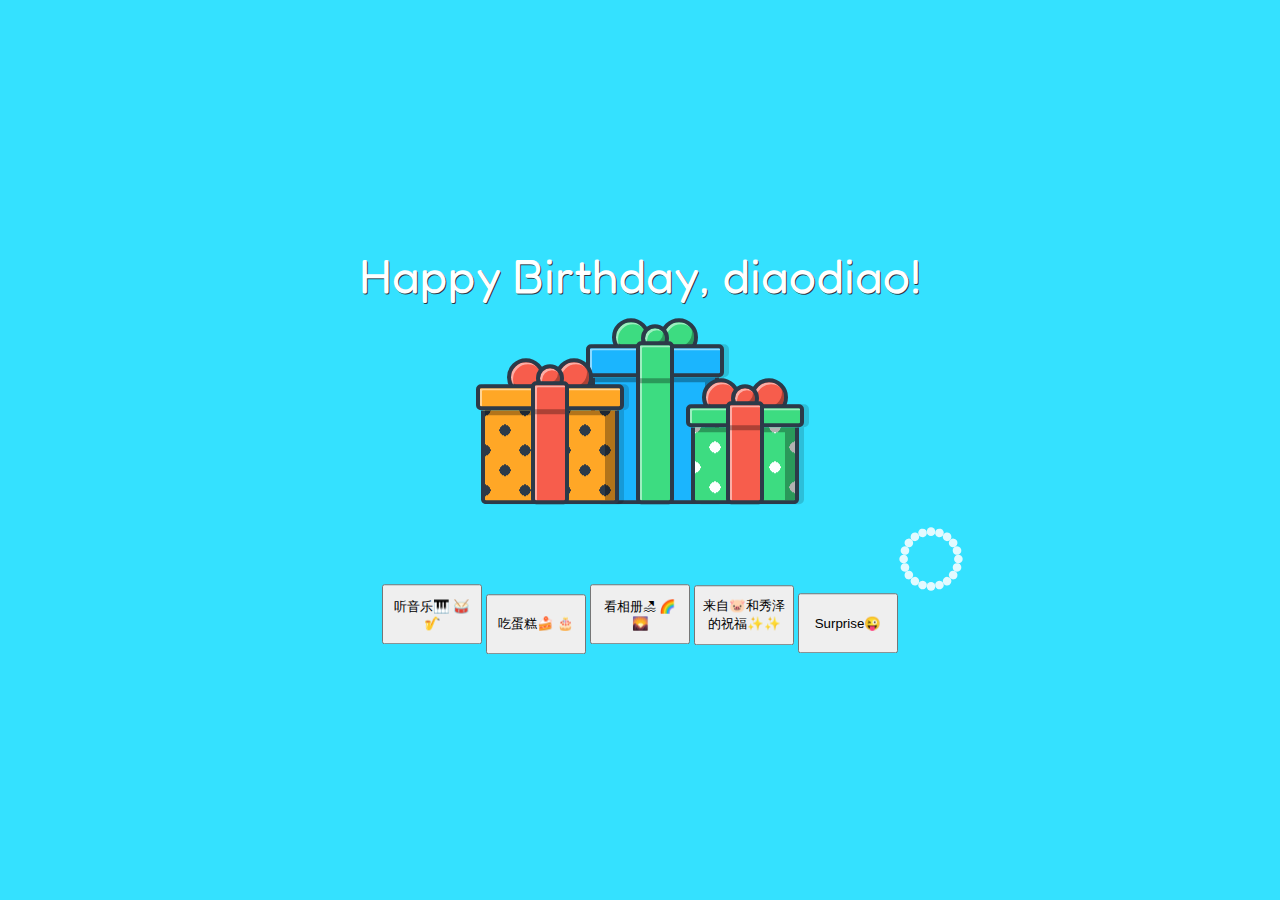
<file: index.html>
<!DOCTYPE html>
<html lang="en" >
<head>
<meta charset="UTF-8">
<title>祝diaodiao生日快乐!</title>

<link rel='stylesheet' href='css/splitting.css'>
<link rel='stylesheet' href='css/splitting-cells.css'>
<link rel="stylesheet" href="css/style.css">
<link rel="icon" type="image/png" href="/favicon.png">

</head>
<body>

<div class="container">
  <div class="text" data-splitting="">Happy Birthday, diaodiao!</div>
  <div class="presents">
    <div class="present orange">
      <div class="lid"></div>
      <div class="box"></div>
      <div class="bow"></div>
      <div class="ribbon"></div>
    </div>
    <div class="present blue">
      <div class="lid"></div>
      <div class="box"></div>
      <div class="bow"></div>
      <div class="ribbon"></div>
    </div>
    <div class="present green">
      <div class="lid"></div>
      <div class="box"></div>
      <div class="bow"></div>
      <div class="ribbon"></div>
    </div>
  </div><br><br><br><br>
  <div align="center">
    <button onclick="window.location.href = 'music.html'" style="width:100px;height:60px">听音乐🎹 🥁 🎷 </button>
    <button onclick="window.location.href = 'cake.html'" style="width:100px;height:60px">吃蛋糕🍰 🎂 </button>
    <button onclick="window.location.href = 'photo.html'" style="width:100px;height:60px">看相册🏖 🌈 🌄 </button>
    <button onclick="window.location.href = 'wish/index.html'" style="width:100px;height:60px">来自🐷和秀泽的祝福✨✨</button>
    <button onclick="window.location.href = 'lock/lock.html'" style="width:100px;height:60px">Surprise😜</button>
  </div>
</div>

<script src='js/mo.min.js'></script>
<script src='js/mojs-player.min.js'></script>
<script src='js/splitting.min.js'></script>
<script src="js/script.js"></script>

</body>
</html>
</file>
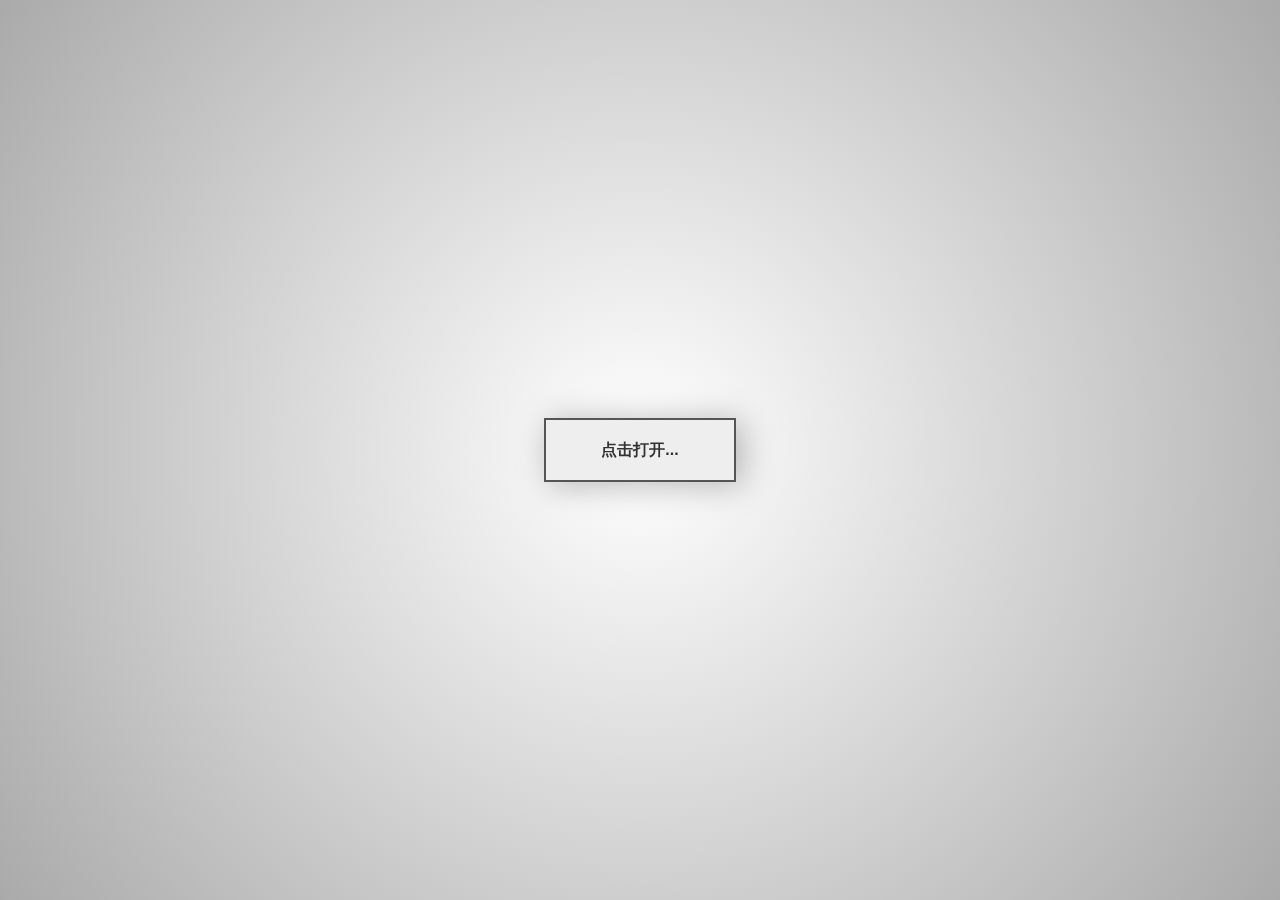
<file: wish/index.html>
<!DOCTYPE html>
<html lang="en" >
<head>
<meta charset="UTF-8">
<title>来自猪猪🐷和秀泽的一封信</title>
<link rel="icon" type="image/png" href="../favicon.png">

<link rel="stylesheet" href="css/style.css">

</head>
<body>

<input type="checkbox" id="moreInfo">

<div class="mi-outer">
  <div class="mi">
    <div class="mi-flap2"></div>
    <label for="moreInfo" class="mi-flap1"></label>
    <div class="mi-flap5">
      <div class="mi-info"></div>
    </div>
    <div class="mi-flap4">
      <div class="mi-info">
        <label for="moreInfo" class="mi-close">X</label>
      </div>
    </div>
    <div class="mi-flap3">
      <div class="mi-info"></div>
    </div>
  </div>
</div>

</body>
</html>
</file>
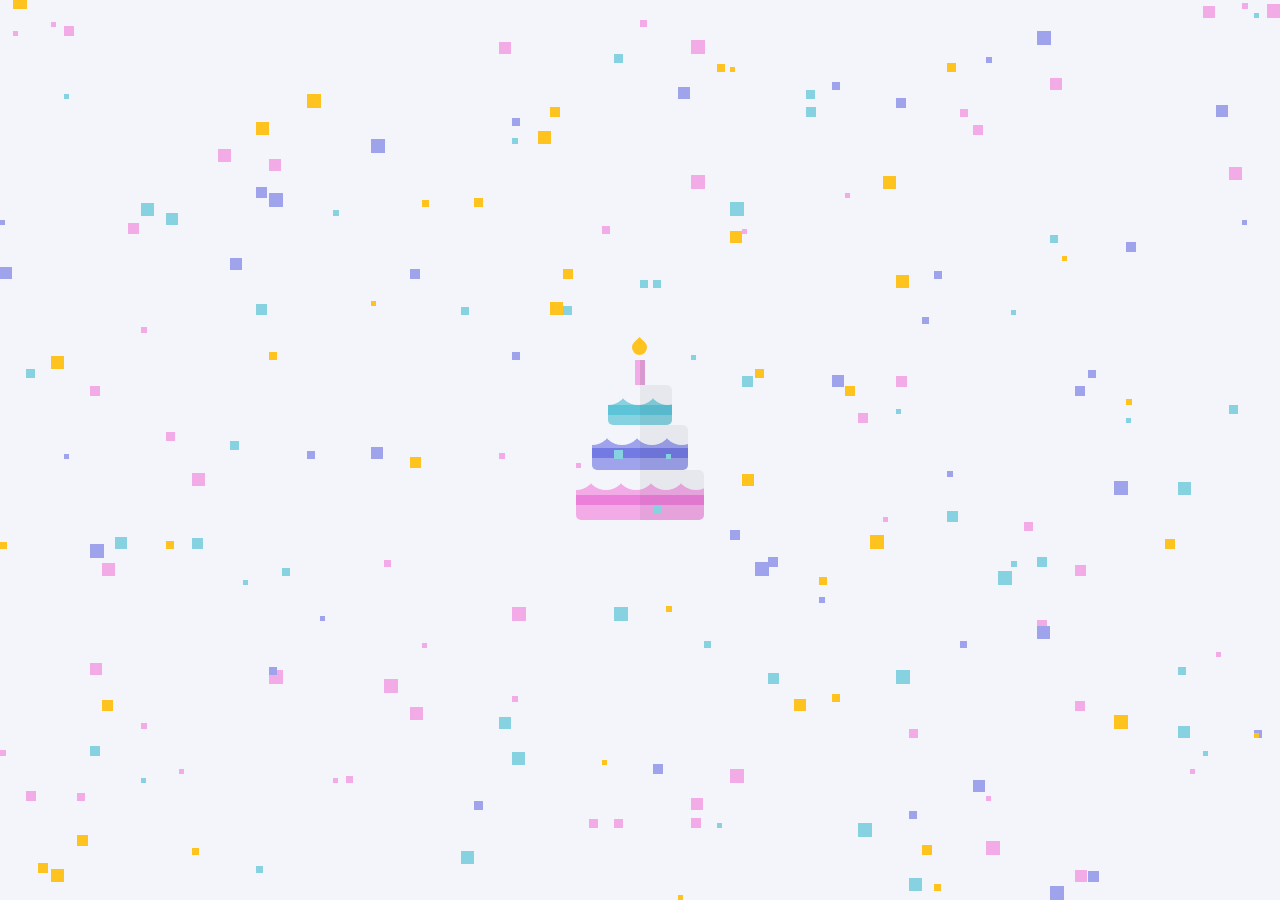
<file: cake.html>
<!DOCTYPE html>
<html lang="en" >
<head>
<meta charset="UTF-8">
<title>diaodiao's Birthday Cake</title>
<link rel="icon" type="image/png" href="/favicon.png">

<link rel="stylesheet" href="css/cakestyle.css">

</head>
<body>

<div class="container">
  <div class="cake">
    <div class="tier tier-1">
      <div class="filling"></div>
      <div class="icing-group">
        <div class="icing"></div>
        <div class="icing"></div>
        <div class="icing"></div>
        <div class="icing"></div>
        <div class="icing"></div>
        <div class="icing"></div>
        <div class="icing"></div>
        <div class="icing"></div>
        <div class="icing"></div>
      </div>
    </div>
    <div class="tier tier-2">
      <div class="filling"></div>
      <div class="icing-group">
        <div class="icing"></div>
        <div class="icing"></div>
        <div class="icing"></div>
        <div class="icing"></div>
        <div class="icing"></div>
        <div class="icing"></div>
        <div class="icing"></div>
      </div>
    </div>
    <div class="tier tier-3">
      <div class="filling"></div>
      <div class="icing-group">
        <div class="icing"></div>
        <div class="icing"></div>
        <div class="icing"></div>
        <div class="icing"></div>
        <div class="icing"></div>
      </div>
    </div>
    <div class="candles">
      <div class="candle">
        <div class="flame">
          <div class="flame-in"></div>
        </div>
      </div>
    </div>
  </div>
</div>

<script  src="js/cakescript.js"></script>

</body>
</html>
</file>
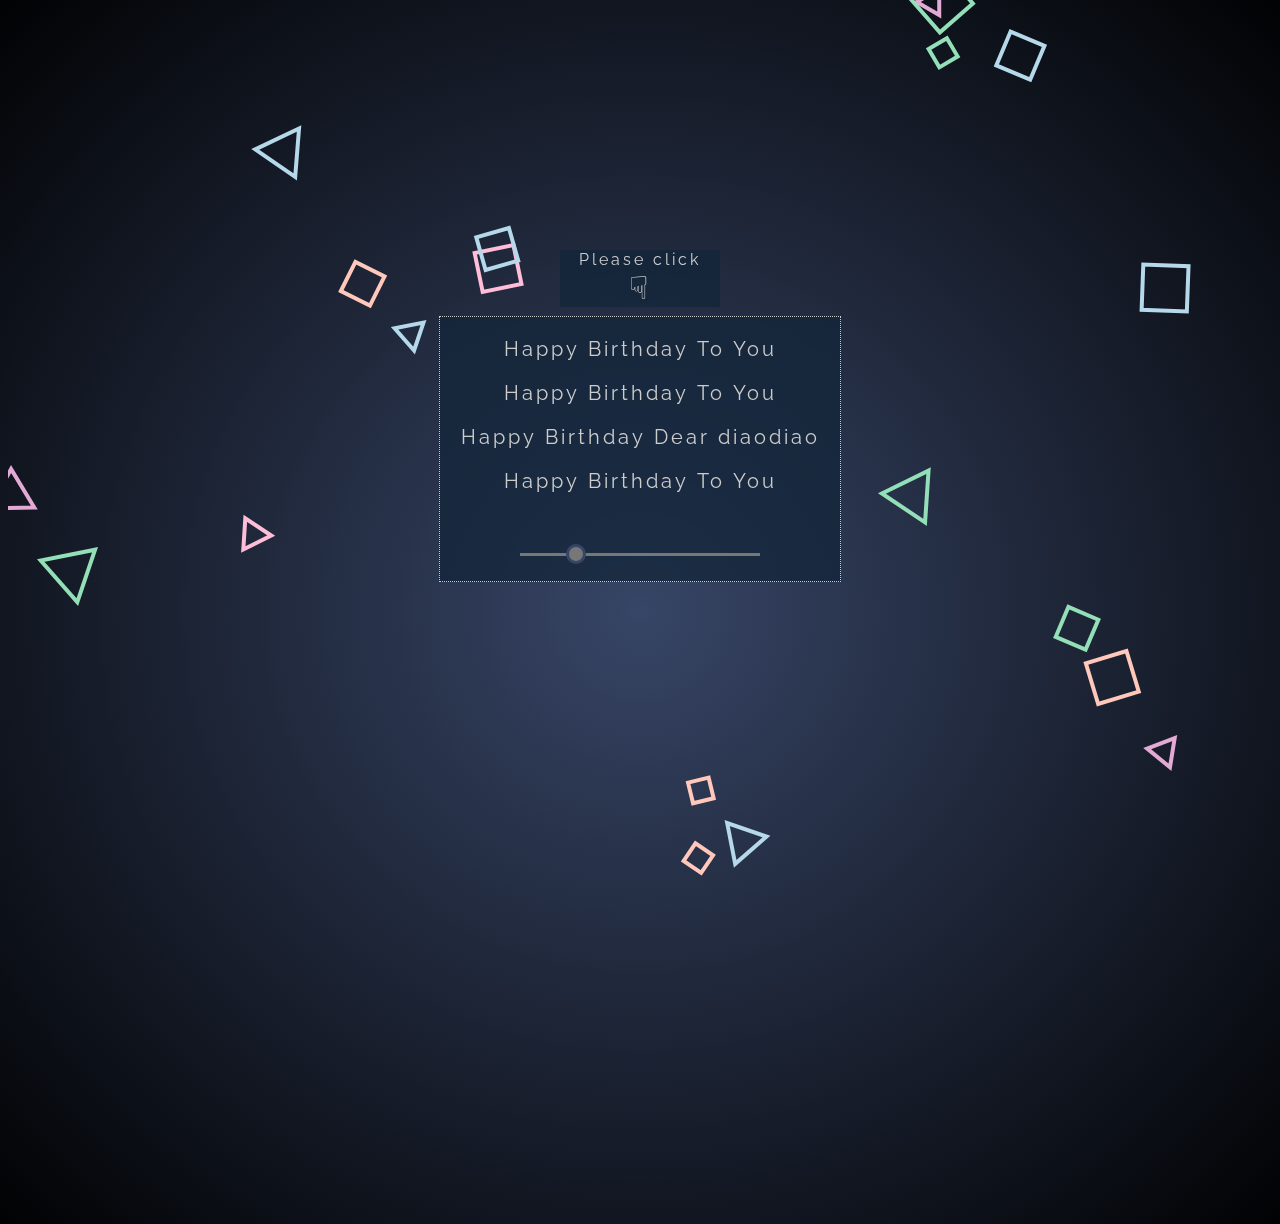
<file: music.html>
<!doctype html>
<html>
<head>
<meta charset="utf-8">
<title>Happy Birthday, diaodiao!</title>
<link rel="icon" type="image/png" href="/favicon.png">

<style>
@import url(https://fonts.googleapis.com/css?family=Raleway:400,500,300,600,700,800);
body {
  height: 100vh;
  background-image: radial-gradient(#374566, #010203);
  color: #ccc;
  font-family: Raleway;
  letter-spacing: 0.15em;
  font-size: 20px;
}
canvas {
  position: absolute;
  z-index: -1;
  top: 0;
}
#wishes {
  width: 20em;
  margin: calc(50vh - 6.7em) auto;
  border: 1px dotted;
  text-align: center;
  background: hsla(210, 50%, 15%, 0.75);
}
span {
  display: inline-block;
}
span.jump {
  animation: jump 0.25s cubic-bezier(0.68, -0.55, 0.265, 1.55) 0s 2 alternate;
}
@keyframes jump {
  to {
    transform: translateY(-0.7em);
  }
}

#pleaseClick {
  position: absolute;
  background: hsla(210, 50%, 15%, 0.75);
  font-size: 80%;
  width: 10em;
  text-align: center;
  left: calc(50vw - 5em);
  top: calc(50vh - 12.5em);
  animation: jump 1s ease-in-out infinite alternate;
}
#pleaseClick span {
  font-size: 200%;
}

.control {
  text-align: center;
}

input[type="range"],
input[type="range"]::-webkit-slider-runnable-track,
input[type="range"]::-webkit-slider-thumb {
  -webkit-appearance: none;
  width: 18em;
}

input[type="range"]::-webkit-slider-thumb {
  background-color: #777;
  width: 20px;
  height: 20px;
  border: 3px solid #374566;
  border-radius: 50%;
  margin-top: -9px;
}

input[type="range"]::-moz-range-thumb {
  background-color: #777;
  width: 15px;
  height: 15px;
  border: 3px solid #333;
  border-radius: 50%;
}

input[type="range"]::-ms-thumb {
  background-color: #777;
  width: 20px;
  height: 20px;
  border: 3px solid #333;
  border-radius: 50%;
}

input[type="range"]::-webkit-slider-runnable-track {
  background-color: #777;
  height: 3px;
}

input[type="range"]:focus::-webkit-slider-runnable-track {
  outline: none;
}

input[type="range"]::-moz-range-track {
  background-color: #777;
  height: 3px;
}

input[type="range"]::-ms-track {
  background-color: #777;
  height: 3px;
}

input[type="range"]::-ms-fill-lower {
  background-color: HotPink;
}

input[type="range"]::-ms-fill-upper {
  background-color: black;
}
</style>
</head>
<body>
<canvas id="canvas"></canvas>
<div id="pleaseClick">Please click<br><span>☟</span></div>
<div id="wishes">
  <p id="p1"></p>
  <p id="p2"></p>
  <p id="p3"></p>
  <p id="p4"></p>
  <p class="control"><label for="inputSpeed"><!--Speed: --></label><br><input type="range" id="inputSpeed" min="0.1" max="2" step="0.1" value="0.5"></p>
</div>

<script>
const audioCtx = new (window.AudioContext || window.webkitAudioContext)();

const notes = [
  {f:262,d:.5,t:"Hap",p:p1},
  {f:262,d:.5,t:"py ",p:p1},
  {f:294,d:1,t:"Birth",p:p1},
  {f:262,d:1,t:"day ",p:p1},
  {f:349,d:1,t:"To ",p:p1},
  {f:330,d:2,t:"You",p:p1},
  
  {f:262,d:.5,t:"Hap",p:p2},
  {f:262,d:.5,t:"py ",p:p2},
  {f:294,d:1,t:"Birth",p:p2},
  {f:262,d:1,t:"day ",p:p2},
  {f:392,d:1,t:"To ",p:p2},
  {f:349,d:2,t:"You",p:p2},
  
  {f:262,d:.5,t:"Hap",p:p3},
  {f:262,d:.5,t:"py ",p:p3},
  {f:523,d:1,t:"Birth",p:p3},
  {f:440,d:1,t:"day ",p:p3},
  {f:349,d:1,t:"Dear ",p:p3},
  {f:330,d:1,t:"diao",p:p3},
  {f:294,d:3,t:"diao",p:p3},
  
  {f:466,d:.5,t:"Hap",p:p4},
  {f:466,d:.5,t:"py ",p:p4},
  {f:440,d:1,t:"Birth",p:p4},
  {f:349,d:1,t:"day ",p:p4},
  {f:392,d:1,t:"To ",p:p4},
  {f:349,d:2,t:"You",p:p4},
];

//DOM
notes.map((n) => createSpan(n));

function createSpan(n){
  n.sp = document.createElement("span");
  n.sp.innerHTML = n.t;
  n.p.appendChild(n.sp);
}

// SOUND
let speed = inputSpeed.value;
let flag = false;
let sounds = [];

class Sound{
  constructor(freq,dur,i){
    this.stop = true;
    this.frequency = freq;// la frecuencia
    this.waveform = "triangle";// la forma de onda
    this.dur = dur;// la duración en segundos
    this.speed = this.dur*speed;
    this.initialGain = .15;
    this.index = i;
    this.sp = notes[i].sp
  }
  
  cease(){
    this.stop = true;
    this.sp.classList.remove("jump");
    //this.sp.style.animationDuration = `${this.speed}s`;
    if(this.index < sounds.length-1){sounds[this.index+1].play();}
    if(this.index == sounds.length-1){flag = false;}
  }
  
  play(){
   // crea un nuevo oscillator
   this.oscillator = audioCtx.createOscillator();
   // crea un nuevo nodo de ganancia 
   this.gain = audioCtx.createGain();
   // establece el valor inicial del volumen del sonido 
   this.gain.gain.value = this.initialGain;
   // establece el tipo de oscillator  
   this.oscillator.type = this.waveform;
   // y el valor de la frecuencia 
   this.oscillator.frequency.value = this.frequency;
   // el volumen del sonido baja exponencialmente     
   this.gain.gain.exponentialRampToValueAtTime(0.01, audioCtx.currentTime + this.speed);
   // conecta el oscillator con el nodo de ganancia 
   this.oscillator.connect(this.gain);
   // y la ganancia con el dispositivo de destino
   this.gain.connect(audioCtx.destination);
   // inicia el oscillator 
   this.oscillator.start(audioCtx.currentTime);
   this.sp.setAttribute("class", "jump");
   this.stop = false;
   // para el oscillator después de un tiempo (this.speed) 
   this.oscillator.stop(audioCtx.currentTime + this.speed); 
   this.oscillator.onended = ()=> {this.cease();}
  }  
}

for(let i=0; i < notes.length; i++){
  let sound = new Sound(notes[i].f, notes[i].d,i);
  sounds.push(sound);
}


// EVENTS
wishes.addEventListener("click",function(e){
  if(e.target.id != "inputSpeed" && !flag){
  sounds[0].play();
  flag = true;}
  },false);
                        
                        
inputSpeed.addEventListener("input",function(e){
  speed = this.value;
  sounds.map((s) => {
    s.speed = s.dur*speed
  });
},false);

// CANVAS
const canvas = document.getElementById("canvas");
const ctx = canvas.getContext("2d");
let cw = canvas.width = window.innerWidth,
  cx = cw / 2;
let ch = canvas.height = window.innerHeight,
  cy = ch / 2;

let requestId = null;

const colors = ["#93DFB8","#FFC8BA","#E3AAD6","#B5D8EB","#FFBDD8"];

class Particle{
  constructor(){
    this.x = Math.random() * cw;
    this.y = Math.random() * ch;
    this.r = 15 + ~~(Math.random() * 20);//radius of the circumcircle
    this.l = 3 + ~~(Math.random() * 2);//polygon sides
    this.a = 2*Math.PI/this.l;// angle between polygon vertices
    this.rot = Math.random()*Math.PI;// polygon rotation
    this.speed = .05 + Math.random()/2;
    this.rotSpeed = 0.005 + Math.random()*.005;
    this.color = colors[~~(Math.random() * colors.length)];
  }
  update(){
    if(this.y < -this.r){
      this.y = ch + this.r;
      this.x = Math.random() * cw;
    }
    this.y -= this.speed;
  }
  draw(){
    ctx.save();
    ctx.translate(this.x,this.y);
    ctx.rotate(this.rot);
    ctx.beginPath();
    for( let i = 0; i < this.l; i++ ){
		let x = this.r * Math.cos( this.a*i );
		let y = this.r * Math.sin( this.a*i );
		ctx.lineTo(x, y);
    }
    ctx.closePath();
    ctx.lineWidth = 4;
    ctx.strokeStyle = this.color;
    ctx.stroke();
    
    ctx.restore();
  }
  
}

let particles = [];
for(let i = 0; i < 20; i++){
let p = new Particle();
particles.push(p)
}



function Draw() {
requestId = window.requestAnimationFrame(Draw);
//ctx.globalAlpha=0.65;
ctx.clearRect(0,0,cw,ch);
particles.map((p) => {
  p.rot += p.rotSpeed;
  p.update();
  p.draw();
})

}


function Init() {
	if (requestId) {
		window.cancelAnimationFrame(requestId);
		requestId = null;
}


cw = canvas.width = window.innerWidth,cx = cw / 2;
ch = canvas.height = window.innerHeight,cy = ch / 2;

//particles.map((p) => p.update());
Draw();
};

setTimeout(function() {
		Init();
		window.addEventListener('resize', Init, false);
}, 15);


</script>

</body>
</html>
</file>
<file: css/splitting.css>
/* Recommended styles for Splitting */
.splitting .word,
.splitting .char {
  display: inline-block;
}

/* Psuedo-element chars */
.splitting .char {
  position: relative;
}

/**
 * Populate the psuedo elements with the character to allow for expanded effects
 * Set to `display: none` by default; just add `display: block` when you want
 * to use the psuedo elements
 */
.splitting .char::before,
.splitting .char::after {
  content: attr(data-char);
  position: absolute;
  top: 0;
  left: 0;
  visibility: hidden;
  transition: inherit;
  user-select: none;
}

/* Expanded CSS Variables */

.splitting {
  /* The center word index */
  --word-center: calc((var(--word-total) - 1) / 2);

  /* The center character index */
  --char-center: calc((var(--char-total) - 1) / 2);

  /* The center character index */
  --line-center: calc((var(--line-total) - 1) / 2);
}

.splitting .word {
  /* Pecent (0-1) of the word's position */
  --word-percent: calc(var(--word-index) / var(--word-total));

  /* Pecent (0-1) of the line's position */
  --line-percent: calc(var(--line-index) / var(--line-total));
}

.splitting .char {
  /* Percent (0-1) of the char's position */
  --char-percent: calc(var(--char-index) / var(--char-total));

  /* Offset from center, positive & negative */
  --char-offset: calc(var(--char-index) - var(--char-center));

  /* Absolute distance from center, only positive */
  --distance: calc(
     (var(--char-offset) * var(--char-offset)) / var(--char-center)
  );

  /* Distance from center where -1 is the far left, 0 is center, 1 is far right */
  --distance-sine: calc(var(--char-offset) / var(--char-center));

  /* Distance from center where 1 is far left/far right, 0 is center */
  --distance-percent: calc((var(--distance) / var(--char-center)));
}
</file>
<file: css/splitting-cells.css>
.splitting.cells img { width: 100%; display: block; }

@supports ( display: grid ) {
  .splitting.cells {
    position: relative;
    overflow: hidden;
    background-size: cover;
    visibility: hidden;
  }

  .splitting .cell-grid {
    background: inherit;
    position: absolute;
    top: 0; 
    left: 0; 
    width: 100%; 
    height: 100%;
    display: grid;
    grid-template: repeat( var(--row-total), 1fr ) / repeat( var(--col-total), 1fr );
  }

  .splitting .cell {
    background: inherit;
    position: relative;
    overflow: hidden;
  }

  .splitting .cell-inner {
    background: inherit;
    position: absolute;
    visibility: visible;
    /* Size to fit the whole container size */
    width: calc(100% * var(--col-total));
    height: calc(100% * var(--row-total));
    /* Position properly */
    left: calc(-100% * var(--col-index));
    top: calc(-100% * var(--row-index));
  }

  /* Helper variables for advanced effects */
  .splitting .cell {
    --center-x: calc((var(--col-total) - 1) / 2);
    --center-y: calc((var(--row-total) - 1) / 2);

    /* Offset from center, positive & negative */
    --offset-x: calc(var(--col-index) - var(--center-x));
    --offset-y: calc(var(--row-index) - var(--center-y));

    /* Absolute distance from center, only positive */
    --distance-x: calc( (var(--offset-x) * var(--offset-x)) / var(--center-x) );

    /* Absolute distance from center, only positive */
    --distance-y: calc( (var(--offset-y) * var(--offset-y)) / var(--center-y) );
  }
}
</file>
<file: css/style.css>
@import url("https://fonts.googleapis.com/css2?family=Fredoka+One&display=swap");
body {
  background: #34E1FF;
  font-family: 'Fredoka One', cursive;
  overflow-x: hidden;
}

.container {
  position: absolute;
  top: 50%;
  left: 50%;
  -webkit-transform: translate(-50%, -50%);
          transform: translate(-50%, -50%);
}

.text {
  min-width: 100%;
  text-align: center;
  color: white;
  text-shadow: 1px 1px #2C3A49;
  font-size: 3em;
}

.text .char {
  -webkit-animation: slide-in 1s cubic-bezier(0.5, 0, 0.5, 1) both;
          animation: slide-in 1s cubic-bezier(0.5, 0, 0.5, 1) both;
  -webkit-animation-delay: calc(60ms * var(--char-index));
          animation-delay: calc(60ms * var(--char-index));
}

@-webkit-keyframes slide-in {
  from {
    -webkit-transform: translateY(-1em) rotate(-0.5turn) scale(0.5);
            transform: translateY(-1em) rotate(-0.5turn) scale(0.5);
    opacity: 0;
  }
}

@keyframes slide-in {
  from {
    -webkit-transform: translateY(-1em) rotate(-0.5turn) scale(0.5);
            transform: translateY(-1em) rotate(-0.5turn) scale(0.5);
    opacity: 0;
  }
}
.presents {
  display: -webkit-box;
  display: flex;
  -webkit-box-pack: center;
          justify-content: center;
  -webkit-box-align: end;
          align-items: flex-end;
  height: 200px;
}

.green {
  position: relative;
  left: -20px;
  width: 100px;
  height: 100px;
  z-index: 1;
}
.green:hover {
  -webkit-animation: 0.5s green;
          animation: 0.5s green;
}
.green .lid {
  background: #3DDC81;
}
.green .box {
  background-image: radial-gradient(#fff 20%, transparent 20%), radial-gradient(#fff 20%, transparent 20%);
  background-color: #3DDC81;
}
.green .ribbon {
  background: #F75D4C;
}
.green .ribbon::before {
  top: 21%;
}
.green .bow {
  background: #F75D4C;
}
.green .bow::before, .green .bow::after {
  background: #F75D4C;
}
@-webkit-keyframes green {
  0% {
    width: 100px;
    height: 100px;
  }
  30% {
    width: calc(100px + 10px);
    height: calc(100px - 10px);
  }
  60% {
    width: calc(100px - 10px);
    height: calc(100px + 10px);
  }
  100% {
    width: 100px;
    height: 100px;
  }
}
@keyframes green {
  0% {
    width: 100px;
    height: 100px;
  }
  30% {
    width: calc(100px + 10px);
    height: calc(100px - 10px);
  }
  60% {
    width: calc(100px - 10px);
    height: calc(100px + 10px);
  }
  100% {
    width: 100px;
    height: 100px;
  }
}
.orange {
  position: relative;
  left: 20px;
  width: 130px;
  height: 120px;
  z-index: 10;
}
.orange:hover {
  -webkit-animation: 0.5s orange;
          animation: 0.5s orange;
}
.orange .lid {
  background: #FFA726;
}
.orange .box {
  background-image: radial-gradient(#2C3A49 20%, transparent 20%), radial-gradient(#2C3A49 20%, transparent 20%);
  background-color: #FFA726;
}
.orange .ribbon {
  background: #F75D4C;
}
.orange .ribbon::before {
  top: 21%;
}
.orange .bow {
  background: #F75D4C;
}
.orange .bow::before, .orange .bow::after {
  background: #F75D4C;
}
@-webkit-keyframes orange {
  0% {
    width: 130px;
    height: 120px;
  }
  30% {
    width: calc(130px + 10px);
    height: calc(120px - 10px);
  }
  60% {
    width: calc(130px - 10px);
    height: calc(120px + 10px);
  }
  100% {
    width: 130px;
    height: 120px;
  }
}
@keyframes orange {
  0% {
    width: 130px;
    height: 120px;
  }
  30% {
    width: calc(130px + 10px);
    height: calc(120px - 10px);
  }
  60% {
    width: calc(130px - 10px);
    height: calc(120px + 10px);
  }
  100% {
    width: 130px;
    height: 120px;
  }
}
.blue {
  position: relative;
  left: 0;
  width: 120px;
  height: 160px;
  z-index: 0;
}
.blue:hover {
  -webkit-animation: 0.5s blue;
          animation: 0.5s blue;
}
.blue .lid {
  background: #1BB5FE;
}
.blue .box {
  background-image: radial-gradient(transparent 20%, transparent 20%), radial-gradient(transparent 20%, transparent 20%);
  background-color: #1BB5FE;
}
.blue .ribbon {
  background: #3DDC81;
}
.blue .ribbon::before {
  top: 21%;
}
.blue .bow {
  background: #3DDC81;
}
.blue .bow::before, .blue .bow::after {
  background: #3DDC81;
}
@-webkit-keyframes blue {
  0% {
    width: 120px;
    height: 160px;
  }
  30% {
    width: calc(120px + 10px);
    height: calc(160px - 10px);
  }
  60% {
    width: calc(120px - 10px);
    height: calc(160px + 10px);
  }
  100% {
    width: 120px;
    height: 160px;
  }
}
@keyframes blue {
  0% {
    width: 120px;
    height: 160px;
  }
  30% {
    width: calc(120px + 10px);
    height: calc(160px - 10px);
  }
  60% {
    width: calc(120px - 10px);
    height: calc(160px + 10px);
  }
  100% {
    width: 120px;
    height: 160px;
  }
}
.present {
  position: relative;
  display: -webkit-box;
  display: flex;
  -webkit-box-orient: vertical;
  -webkit-box-direction: normal;
          flex-direction: column;
  -webkit-box-align: center;
          align-items: center;
  cursor: pointer;
}
.present .lid {
  height: 20%;
  width: calc(100% + 10px);
  border: 4px solid #2C3A49;
  border-radius: 5px;
  box-shadow: inset 2px 2px rgba(255, 255, 255, 0.5), 5px 0 rgba(0, 0, 0, 0.15);
}
.present .box {
  width: 100%;
  height: 100%;
  background-position: 0 0, 20px 20px;
  background-size: 40px 40px;
  border: 4px solid #2C3A49;
  border-top: 0;
  border-bottom-left-radius: 5px;
  border-bottom-right-radius: 5px;
  box-shadow: inset -10px 5px rgba(0, 0, 0, 0.3), 5px 0 rgba(0, 0, 0, 0.15);
}
.present .ribbon {
  position: absolute;
  top: -3px;
  width: 30px;
  height: calc(100% - 5px);
  border: 4px solid #2C3A49;
  border-radius: 5px;
  box-shadow: inset 2px 2px rgba(255, 255, 255, 0.5);
}
.present .ribbon::before {
  display: block;
  content: '';
  position: absolute;
  width: 100%;
  height: 5px;
  background: rgba(0, 0, 0, 0.3);
}
.present .bow {
  position: absolute;
  top: -20px;
  width: 20px;
  height: 20px;
  border: 4px solid #2C3A49;
  border-radius: 50%;
  box-shadow: inset 2px 2px rgba(255, 255, 255, 0.5), inset -2px -5px rgba(0, 0, 0, 0.3);
}
.present .bow::before, .present .bow::after {
  display: block;
  content: '';
  position: absolute;
  top: -10px;
  width: 30px;
  height: 30px;
  border: 4px solid #2C3A49;
  border-radius: 50%;
  box-shadow: inset 2px 2px rgba(255, 255, 255, 0.5), inset -2px -5px rgba(0, 0, 0, 0.3);
  z-index: -1;
}
.present .bow::before {
  left: 15px;
}
.present .bow::after {
  right: 15px;
}
</file>
<file: wish/css/style.css>
@charset "utf-8";

*, *::before, *::after {
  padding: 0;
  margin: 0 auto;
  box-sizing: border-box;
}

body {
  font-family: "Open Sans", sans-serif;
  background-image: radial-gradient(circle at center, #fff, #aaa);
  color: #333;
  font-weight: 600;
  min-height: 100vh;
  display: flex;
  justify-content: center;
  align-items: center;
}

#moreInfo {
  -webkit-appearance: none;
     -moz-appearance: none;
          appearance: none;
  position: fixed;
  top: -100%;
  left: -100%;
}

.mi {
  --openText: "点击打开...";
  --altText: "✨✨✨";
  --img: url("../img/420-960x320.jpg");
  --fullText: "愿生活里有热汤和甜食，肯包里有书本和远 愿一切困难都能云淡风轻，每身狐独都拥抱共鸣，长夜里总有梦想发亮，秋收春耕，人海中常有良友相伴，长乐未央，所求皆如愿，所行皆化坦途，多喜乐，长安宁，愿你历尽千帆，笑颜如初 愿你走出半生，归来仍少年!";
  position: relative;
  width: 12em;
  height: 4em;
  background-image: var(--img);
  background-position: right;
  background-size: 300% 300%;
  transition: transform 0.5s 0s;
  transform-style: preserve-3d;
  perspective: 40em;
}
.mi-outer {
  filter: drop-shadow(0.4em 0.2em 1em #0004);
}
.mi > * {
  position: absolute;
  transform-style: preserve-3d;
}
.mi > *::before, .mi > *::after {
  content: "";
  position: absolute;
  top: 0;
  left: 0;
  width: 100%;
  height: 100%;
  -webkit-backface-visibility: hidden;
          backface-visibility: hidden;
}
.mi-flap1 {
  top: 0;
  left: 0;
  width: 100%;
  height: 100%;
  transform-origin: top;
  transition: transform 0.5s 1.5s;
}
.mi-flap1::before {
  content: var(--openText);
  background-color: #eee;
  border: 2px solid #555;
  display: flex;
  align-items: center;
  justify-content: center;
  cursor: pointer;
  transition: border-color 0.25s;
}
.mi-flap1::after {
  background-image: var(--img);
  background-position: top right;
  background-size: 300% 300%;
  transform: rotateX(180deg);
}
.mi-flap1:hover::before {
  border-color: #585;
}
.mi-flap2 {
  top: 0;
  left: 0;
  width: 100%;
  height: 100%;
  transform-origin: bottom right;
  transition: transform 0.5s 1s;
}
.mi-flap2::before {
  content: var(--altText);
  background-color: #eee;
  border: 2px solid #555;
  display: flex;
  align-items: center;
  justify-content: center;
}
.mi-flap2::after {
  background-image: var(--img);
  background-position: bottom right;
  background-size: 300% 300%;
  transform: rotateX(180deg);
}
.mi-flap3 {
  top: -100%;
  left: 0;
  width: 100%;
  height: 300%;
  transform-origin: right;
  visibility: hidden;
  transition: visibility 0s 1s, transform 0.5s 0.5s;
}
.mi-flap3::before {
  background-image: var(--img);
  background-position: right;
  background-size: 300% 100%;
}
.mi-flap3 .mi-info {
  background-position: right;
}
.mi-flap3 .mi-info::after {
  left: -200%;
}
.mi-flap4 {
  top: -100%;
  left: 0;
  width: 100%;
  height: 300%;
  transform-origin: left;
  visibility: hidden;
  transition: visibility 0s 1s, transform 0.5s 0s;
}
.mi-flap4::before {
  background-image: var(--img);
  background-position: left;
  background-size: 300% 100%;
}
.mi-flap4::after {
  content: unset;
}
.mi-flap4 .mi-info {
  background-position: left;
}
.mi-flap4 .mi-info::after {
  left: 0%;
}
.mi-flap5 {
  top: -100%;
  left: 0;
  width: 100%;
  height: 300%;
  visibility: hidden;
  transform: rotateY(180deg);
  transition: visibility 0s 0.5s;
}
.mi-flap5 .mi-info {
  background-position: center;
}
.mi-flap5 .mi-info::after {
  left: -100%;
}
.mi .mi-info {
  position: relative;
  width: 100%;
  height: 100%;
  background-image: var(--img);
  background-size: 300% 100%;
  transform: rotateY(180deg);
  -webkit-backface-visibility: hidden;
          backface-visibility: hidden;
  overflow: hidden;
  transform-style: preserve-3d;
}
.mi .mi-info::after {
  padding: 4em 2em 2em;
  content: var(--fullText);
  border: 2px solid #555;
  position: absolute;
  top: 0%;
  width: 300%;
  height: 100%;
  background-color: #fffa;
}
.mi .mi-close {
  position: absolute;
  top: 0;
  left: 0;
  padding: 0.5em;
  z-index: 2;
  cursor: pointer;
  transition: color 0.25s;
  transform-style: preserve-3d;
}
.mi .mi-close:hover {
  color: #585;
}

#moreInfo:checked ~ .mi-outer > .mi > .mi-flap1 {
  pointer-events: none;
  transform: rotateX(180deg);
  transition: transform 0.5s 0s;
}
#moreInfo:checked ~ .mi-outer > .mi > .mi-flap2 {
  transform: rotateX(-180deg);
  transition: transform 0.5s 0.5s;
}
#moreInfo:checked ~ .mi-outer > .mi > .mi-flap3 {
  transform: rotateY(180deg);
  visibility: visible;
  transition: visibility 0s 1s, transform 0.5s 1s;
}
#moreInfo:checked ~ .mi-outer > .mi > .mi-flap4 {
  transform: rotateY(-180deg);
  visibility: visible;
  transition: visibility 0s 1s, transform 0.5s 1.5s;
}
#moreInfo:checked ~ .mi-outer > .mi > .mi-flap5 {
  visibility: visible;
  transition: visibility 0s 1s;
}
</file>
<file: css/cakestyle.css>
html,
body {
  height: 100%;
  width: 100%;
  overflow: hidden;
  padding: 0;
  margin: 0;
}

body {
  position: relative;
  background: #f4f5fb;
  display: -webkit-box;
  display: flex;
  -webkit-box-align: center;
          align-items: center;
  -webkit-box-pack: center;
          justify-content: center;
}

html {
  box-sizing: border-box;
}

*,
*:before,
*:after {
  box-sizing: inherit;
}

* {
  position: absolute;
}

*:before,
*:after {
  content: "";
  position: absolute;
}

.container {
  position: relative;
  display: -webkit-box;
  display: flex;
  -webkit-box-align: center;
          align-items: center;
  -webkit-box-pack: center;
          justify-content: center;
  width: 200px;
  height: 200px;
  display: flex;
  align-items: center;
  justify-content: center;
}

.cake {
  width: 80%;
  height: 80%;
  left: 10%;
  bottom: 15%;
}

.filling {
  height: 10px;
  width: 100%;
  background-color: rgba(0, 0, 0, 0.1);
  top: 50%;
}

.tier {
  left: 10%;
  width: 80%;
  height: 50px;
  border-radius: 5px;
}
.tier .icing-group {
  width: 100%;
  height: 30px;
  overflow: hidden;
}
.tier .icing-group .icing {
  border-radius: 0 0 20px 20px;
  width: 40px;
  height: 20px;
  background-color: #f4f5fb;
}
.tier:after {
  border-radius: 0 5px 5px 0;
  right: 0;
  width: 50%;
  height: 100%;
  background-color: rgba(0, 0, 0, 0.05);
}

.tier-1 {
  background-color: #f2abe7;
  bottom: 0;
}
.tier-1 .filling {
  background-color: #eb7fda;
}

.tier-2 {
  bottom: 50px;
  width: 60%;
  height: 45px;
  left: 20%;
  background-color: #9fa3ec;
}
.tier-2 .filling {
  background-color: #747ae4;
}

.tier-3 {
  bottom: 95px;
  width: 40%;
  height: 40px;
  left: 30%;
  background-color: #86d2e1;
}
.tier-3 .filling {
  background-color: #5dc3d7;
}

.icing:nth-child(1) {
  left: -20px;
}

.icing:nth-child(2) {
  left: 10px;
}

.icing:nth-child(3) {
  left: 40px;
}

.icing:nth-child(4) {
  left: 70px;
}

.icing:nth-child(5) {
  left: 100px;
}

.icing:nth-child(6) {
  left: 130px;
}

.icing:nth-child(7) {
  left: 160px;
}

.icing:nth-child(8) {
  left: 190px;
}

.icing:nth-child(9) {
  left: 220px;
}

.candles {
  width: 40%;
  left: 30%;
  height: 30px;
  bottom: 135px;
}
.candles .candle {
  background-color: #f2abe7;
  left: 27px;
  width: 10px;
  height: 25px;
  bottom: 0;
}
.candles .candle:after {
  width: 50%;
  height: 100%;
  right: 0;
  background-color: rgba(0, 0, 0, 0.1);
}
.candles .candle .flame {
  width: 15px;
  height: 15px;
  bottom: 30px;
  left: -3px;
}
.candles .candle .flame .flame-in {
  width: 100%;
  height: 100%;
  background-color: #fec31e;
  border-radius: 0 50% 50%;
  -webkit-transform: rotate(45deg);
          transform: rotate(45deg);
  -webkit-animation: flame 2s linear infinite;
          animation: flame 2s linear infinite;
}

@-webkit-keyframes flame {
  50% {
    -webkit-transform: scale(0.8) rotate(45deg);
            transform: scale(0.8) rotate(45deg);
  }
}

@keyframes flame {
  50% {
    -webkit-transform: scale(0.8) rotate(45deg);
            transform: scale(0.8) rotate(45deg);
  }
}
.confetti {
  position: absolute;
  z-index: 999;
}

.confetti .rotate {
  -webkit-animation: driftRotate 1s infinite both ease-in-out;
          animation: driftRotate 1s infinite both ease-in-out;
  width: 100%;
  height: 100%;
}

.confetti .askew {
  width: 100%;
  height: 100%;
  -webkit-animation: drift 1s infinite alternate both ease-in-out;
          animation: drift 1s infinite alternate both ease-in-out;
}

.confetti:nth-child(0) .askew {
  -webkit-animation-duration: 1.83s;
          animation-duration: 1.83s;
  -webkit-animation-delay: -0.183s;
          animation-delay: -0.183s;
}

.confetti:nth-child(0) .rotate {
  -webkit-animation-duration: 1.38s;
          animation-duration: 1.38s;
  -webkit-animation-delay: -1.0212s;
          animation-delay: -1.0212s;
}

.confetti:nth-child(1) .askew {
  -webkit-animation-duration: 2s;
          animation-duration: 2s;
  -webkit-animation-delay: -1.9s;
          animation-delay: -1.9s;
}

.confetti:nth-child(1) .rotate {
  -webkit-animation-duration: 1.4s;
          animation-duration: 1.4s;
  -webkit-animation-delay: -0.854s;
          animation-delay: -0.854s;
}

.confetti:nth-child(2) .askew {
  -webkit-animation-duration: 1.33s;
          animation-duration: 1.33s;
  -webkit-animation-delay: -0.266s;
          animation-delay: -0.266s;
}

.confetti:nth-child(2) .rotate {
  -webkit-animation-duration: 1.07s;
          animation-duration: 1.07s;
  -webkit-animation-delay: -0.7169s;
          animation-delay: -0.7169s;
}

.confetti:nth-child(3) .askew {
  -webkit-animation-duration: 1.85s;
          animation-duration: 1.85s;
  -webkit-animation-delay: -1.406s;
          animation-delay: -1.406s;
}

.confetti:nth-child(3) .rotate {
  -webkit-animation-duration: 1.37s;
          animation-duration: 1.37s;
  -webkit-animation-delay: -0.3288s;
          animation-delay: -0.3288s;
}

.confetti:nth-child(4) .askew {
  -webkit-animation-duration: 1.58s;
          animation-duration: 1.58s;
  -webkit-animation-delay: -1.2482s;
          animation-delay: -1.2482s;
}

.confetti:nth-child(4) .rotate {
  -webkit-animation-duration: 1.65s;
          animation-duration: 1.65s;
  -webkit-animation-delay: -0.198s;
          animation-delay: -0.198s;
}

.confetti:nth-child(5) .askew {
  -webkit-animation-duration: 1.63s;
          animation-duration: 1.63s;
  -webkit-animation-delay: -1.0432s;
          animation-delay: -1.0432s;
}

.confetti:nth-child(5) .rotate {
  -webkit-animation-duration: 1.97s;
          animation-duration: 1.97s;
  -webkit-animation-delay: -0.1576s;
          animation-delay: -0.1576s;
}

.confetti:nth-child(6) .askew {
  -webkit-animation-duration: 1.84s;
          animation-duration: 1.84s;
  -webkit-animation-delay: -1.3064s;
          animation-delay: -1.3064s;
}

.confetti:nth-child(6) .rotate {
  -webkit-animation-duration: 1.55s;
          animation-duration: 1.55s;
  -webkit-animation-delay: -0.5425s;
          animation-delay: -0.5425s;
}

.confetti:nth-child(7) .askew {
  -webkit-animation-duration: 1.87s;
          animation-duration: 1.87s;
  -webkit-animation-delay: -1.1781s;
          animation-delay: -1.1781s;
}

.confetti:nth-child(7) .rotate {
  -webkit-animation-duration: 1.3s;
          animation-duration: 1.3s;
  -webkit-animation-delay: -0.897s;
          animation-delay: -0.897s;
}

.confetti:nth-child(8) .askew {
  -webkit-animation-duration: 1.44s;
          animation-duration: 1.44s;
  -webkit-animation-delay: -0.3312s;
          animation-delay: -0.3312s;
}

.confetti:nth-child(8) .rotate {
  -webkit-animation-duration: 1.52s;
          animation-duration: 1.52s;
  -webkit-animation-delay: -0.4408s;
          animation-delay: -0.4408s;
}

.confetti:nth-child(9) .askew {
  -webkit-animation-duration: 1.72s;
          animation-duration: 1.72s;
  -webkit-animation-delay: -1.6684s;
          animation-delay: -1.6684s;
}

.confetti:nth-child(9) .rotate {
  -webkit-animation-duration: 1.17s;
          animation-duration: 1.17s;
  -webkit-animation-delay: -0.7254s;
          animation-delay: -0.7254s;
}

.confetti:nth-child(10) .askew {
  -webkit-animation-duration: 1.9s;
          animation-duration: 1.9s;
  -webkit-animation-delay: -0.836s;
          animation-delay: -0.836s;
}

.confetti:nth-child(10) .rotate {
  -webkit-animation-duration: 1.25s;
          animation-duration: 1.25s;
  -webkit-animation-delay: -0.025s;
          animation-delay: -0.025s;
}

.confetti:nth-child(11) .askew {
  -webkit-animation-duration: 1.65s;
          animation-duration: 1.65s;
  -webkit-animation-delay: -1.056s;
          animation-delay: -1.056s;
}

.confetti:nth-child(11) .rotate {
  -webkit-animation-duration: 1.47s;
          animation-duration: 1.47s;
  -webkit-animation-delay: -0.588s;
          animation-delay: -0.588s;
}

.confetti:nth-child(12) .askew {
  -webkit-animation-duration: 1.55s;
          animation-duration: 1.55s;
  -webkit-animation-delay: -0.217s;
          animation-delay: -0.217s;
}

.confetti:nth-child(12) .rotate {
  -webkit-animation-duration: 1.57s;
          animation-duration: 1.57s;
  -webkit-animation-delay: -1.2874s;
          animation-delay: -1.2874s;
}

.confetti:nth-child(13) .askew {
  -webkit-animation-duration: 1.23s;
          animation-duration: 1.23s;
  -webkit-animation-delay: -0.0984s;
          animation-delay: -0.0984s;
}

.confetti:nth-child(13) .rotate {
  -webkit-animation-duration: 1.55s;
          animation-duration: 1.55s;
  -webkit-animation-delay: -0.372s;
          animation-delay: -0.372s;
}

.confetti:nth-child(14) .askew {
  -webkit-animation-duration: 1.92s;
          animation-duration: 1.92s;
  -webkit-animation-delay: -1.1904s;
          animation-delay: -1.1904s;
}

.confetti:nth-child(14) .rotate {
  -webkit-animation-duration: 1.42s;
          animation-duration: 1.42s;
  -webkit-animation-delay: -0.852s;
          animation-delay: -0.852s;
}

.confetti:nth-child(15) .askew {
  -webkit-animation-duration: 1.16s;
          animation-duration: 1.16s;
  -webkit-animation-delay: -0.116s;
          animation-delay: -0.116s;
}

.confetti:nth-child(15) .rotate {
  -webkit-animation-duration: 1.61s;
          animation-duration: 1.61s;
  -webkit-animation-delay: -0.3542s;
          animation-delay: -0.3542s;
}

.confetti:nth-child(16) .askew {
  -webkit-animation-duration: 1.56s;
          animation-duration: 1.56s;
  -webkit-animation-delay: -0.1248s;
          animation-delay: -0.1248s;
}

.confetti:nth-child(16) .rotate {
  -webkit-animation-duration: 1.97s;
          animation-duration: 1.97s;
  -webkit-animation-delay: -1.2411s;
          animation-delay: -1.2411s;
}

.confetti:nth-child(17) .askew {
  -webkit-animation-duration: 1.73s;
          animation-duration: 1.73s;
  -webkit-animation-delay: -1.4013s;
          animation-delay: -1.4013s;
}

.confetti:nth-child(17) .rotate {
  -webkit-animation-duration: 1.91s;
          animation-duration: 1.91s;
  -webkit-animation-delay: -1.91s;
          animation-delay: -1.91s;
}

.confetti:nth-child(18) .askew {
  -webkit-animation-duration: 1.91s;
          animation-duration: 1.91s;
  -webkit-animation-delay: -0.8213s;
          animation-delay: -0.8213s;
}

.confetti:nth-child(18) .rotate {
  -webkit-animation-duration: 1.85s;
          animation-duration: 1.85s;
  -webkit-animation-delay: -0.555s;
          animation-delay: -0.555s;
}

.confetti:nth-child(19) .askew {
  -webkit-animation-duration: 1.66s;
          animation-duration: 1.66s;
  -webkit-animation-delay: -1.2284s;
          animation-delay: -1.2284s;
}

.confetti:nth-child(19) .rotate {
  -webkit-animation-duration: 1.43s;
          animation-duration: 1.43s;
  -webkit-animation-delay: -1.3013s;
          animation-delay: -1.3013s;
}

.confetti:nth-child(20) .askew {
  -webkit-animation-duration: 1.68s;
          animation-duration: 1.68s;
  -webkit-animation-delay: -0.2016s;
          animation-delay: -0.2016s;
}

.confetti:nth-child(20) .rotate {
  -webkit-animation-duration: 1.72s;
          animation-duration: 1.72s;
  -webkit-animation-delay: -0.1892s;
          animation-delay: -0.1892s;
}

.confetti:nth-child(21) .askew {
  -webkit-animation-duration: 1.96s;
          animation-duration: 1.96s;
  -webkit-animation-delay: -0.98s;
          animation-delay: -0.98s;
}

.confetti:nth-child(21) .rotate {
  -webkit-animation-duration: 1.01s;
          animation-duration: 1.01s;
  -webkit-animation-delay: -0.1717s;
          animation-delay: -0.1717s;
}

.confetti:nth-child(22) .askew {
  -webkit-animation-duration: 1.78s;
          animation-duration: 1.78s;
  -webkit-animation-delay: -1.4774s;
          animation-delay: -1.4774s;
}

.confetti:nth-child(22) .rotate {
  -webkit-animation-duration: 1.46s;
          animation-duration: 1.46s;
  -webkit-animation-delay: -1.4308s;
          animation-delay: -1.4308s;
}

.confetti:nth-child(23) .askew {
  -webkit-animation-duration: 1.46s;
          animation-duration: 1.46s;
  -webkit-animation-delay: -1.3578s;
          animation-delay: -1.3578s;
}

.confetti:nth-child(23) .rotate {
  -webkit-animation-duration: 1.15s;
          animation-duration: 1.15s;
  -webkit-animation-delay: -1.0235s;
          animation-delay: -1.0235s;
}

.confetti:nth-child(24) .askew {
  -webkit-animation-duration: 1.44s;
          animation-duration: 1.44s;
  -webkit-animation-delay: -1.3536s;
          animation-delay: -1.3536s;
}

.confetti:nth-child(24) .rotate {
  -webkit-animation-duration: 1.72s;
          animation-duration: 1.72s;
  -webkit-animation-delay: -0.688s;
          animation-delay: -0.688s;
}

.confetti:nth-child(25) .askew {
  -webkit-animation-duration: 1.97s;
          animation-duration: 1.97s;
  -webkit-animation-delay: -0.3743s;
          animation-delay: -0.3743s;
}

.confetti:nth-child(25) .rotate {
  -webkit-animation-duration: 1.73s;
          animation-duration: 1.73s;
  -webkit-animation-delay: -0.7266s;
          animation-delay: -0.7266s;
}

.confetti:nth-child(26) .askew {
  -webkit-animation-duration: 1.2s;
          animation-duration: 1.2s;
  -webkit-animation-delay: -0.024s;
          animation-delay: -0.024s;
}

.confetti:nth-child(26) .rotate {
  -webkit-animation-duration: 1.57s;
          animation-duration: 1.57s;
  -webkit-animation-delay: -0.1099s;
          animation-delay: -0.1099s;
}

.confetti:nth-child(27) .askew {
  -webkit-animation-duration: 1.84s;
          animation-duration: 1.84s;
  -webkit-animation-delay: -1.3064s;
          animation-delay: -1.3064s;
}

.confetti:nth-child(27) .rotate {
  -webkit-animation-duration: 1.19s;
          animation-duration: 1.19s;
  -webkit-animation-delay: -0.1666s;
          animation-delay: -0.1666s;
}

.confetti:nth-child(28) .askew {
  -webkit-animation-duration: 1.1s;
          animation-duration: 1.1s;
  -webkit-animation-delay: -0.088s;
          animation-delay: -0.088s;
}

.confetti:nth-child(28) .rotate {
  -webkit-animation-duration: 1.26s;
          animation-duration: 1.26s;
  -webkit-animation-delay: -0.4914s;
          animation-delay: -0.4914s;
}

.confetti:nth-child(29) .askew {
  -webkit-animation-duration: 1.51s;
          animation-duration: 1.51s;
  -webkit-animation-delay: -0.6191s;
          animation-delay: -0.6191s;
}

.confetti:nth-child(29) .rotate {
  -webkit-animation-duration: 1.89s;
          animation-duration: 1.89s;
  -webkit-animation-delay: -0.0378s;
          animation-delay: -0.0378s;
}

.confetti:nth-child(30) .askew {
  -webkit-animation-duration: 1.67s;
          animation-duration: 1.67s;
  -webkit-animation-delay: -1.2525s;
          animation-delay: -1.2525s;
}

.confetti:nth-child(30) .rotate {
  -webkit-animation-duration: 1.08s;
          animation-duration: 1.08s;
  -webkit-animation-delay: -0.6048s;
          animation-delay: -0.6048s;
}

.confetti:nth-child(31) .askew {
  -webkit-animation-duration: 1.6s;
          animation-duration: 1.6s;
  -webkit-animation-delay: -1.104s;
          animation-delay: -1.104s;
}

.confetti:nth-child(31) .rotate {
  -webkit-animation-duration: 1.83s;
          animation-duration: 1.83s;
  -webkit-animation-delay: -1.0614s;
          animation-delay: -1.0614s;
}

.confetti:nth-child(32) .askew {
  -webkit-animation-duration: 1.96s;
          animation-duration: 1.96s;
  -webkit-animation-delay: -0.7056s;
          animation-delay: -0.7056s;
}

.confetti:nth-child(32) .rotate {
  -webkit-animation-duration: 1.15s;
          animation-duration: 1.15s;
  -webkit-animation-delay: -0.0805s;
          animation-delay: -0.0805s;
}

.confetti:nth-child(33) .askew {
  -webkit-animation-duration: 1.92s;
          animation-duration: 1.92s;
  -webkit-animation-delay: -0.4992s;
          animation-delay: -0.4992s;
}

.confetti:nth-child(33) .rotate {
  -webkit-animation-duration: 1.15s;
          animation-duration: 1.15s;
  -webkit-animation-delay: -0.4945s;
          animation-delay: -0.4945s;
}

.confetti:nth-child(34) .askew {
  -webkit-animation-duration: 1.45s;
          animation-duration: 1.45s;
  -webkit-animation-delay: -0.232s;
          animation-delay: -0.232s;
}

.confetti:nth-child(34) .rotate {
  -webkit-animation-duration: 1.65s;
          animation-duration: 1.65s;
  -webkit-animation-delay: -0.33s;
          animation-delay: -0.33s;
}

.confetti:nth-child(35) .askew {
  -webkit-animation-duration: 1.53s;
          animation-duration: 1.53s;
  -webkit-animation-delay: -1.53s;
          animation-delay: -1.53s;
}

.confetti:nth-child(35) .rotate {
  -webkit-animation-duration: 1.21s;
          animation-duration: 1.21s;
  -webkit-animation-delay: -0.6292s;
          animation-delay: -0.6292s;
}

.confetti:nth-child(36) .askew {
  -webkit-animation-duration: 1.03s;
          animation-duration: 1.03s;
  -webkit-animation-delay: -0.3708s;
          animation-delay: -0.3708s;
}

.confetti:nth-child(36) .rotate {
  -webkit-animation-duration: 1.25s;
          animation-duration: 1.25s;
  -webkit-animation-delay: -0.275s;
          animation-delay: -0.275s;
}

.confetti:nth-child(37) .askew {
  -webkit-animation-duration: 1.39s;
          animation-duration: 1.39s;
  -webkit-animation-delay: -0.5699s;
          animation-delay: -0.5699s;
}

.confetti:nth-child(37) .rotate {
  -webkit-animation-duration: 1.48s;
          animation-duration: 1.48s;
  -webkit-animation-delay: -1.2876s;
          animation-delay: -1.2876s;
}

.confetti:nth-child(38) .askew {
  -webkit-animation-duration: 1.33s;
          animation-duration: 1.33s;
  -webkit-animation-delay: -1.064s;
          animation-delay: -1.064s;
}

.confetti:nth-child(38) .rotate {
  -webkit-animation-duration: 1.89s;
          animation-duration: 1.89s;
  -webkit-animation-delay: -1.7388s;
          animation-delay: -1.7388s;
}

.confetti:nth-child(39) .askew {
  -webkit-animation-duration: 1.19s;
          animation-duration: 1.19s;
  -webkit-animation-delay: -0.7378s;
          animation-delay: -0.7378s;
}

.confetti:nth-child(39) .rotate {
  -webkit-animation-duration: 1.72s;
          animation-duration: 1.72s;
  -webkit-animation-delay: -1.6684s;
          animation-delay: -1.6684s;
}

.confetti:nth-child(40) .askew {
  -webkit-animation-duration: 1.81s;
          animation-duration: 1.81s;
  -webkit-animation-delay: -0.0181s;
          animation-delay: -0.0181s;
}

.confetti:nth-child(40) .rotate {
  -webkit-animation-duration: 1.59s;
          animation-duration: 1.59s;
  -webkit-animation-delay: -1.2243s;
          animation-delay: -1.2243s;
}

.confetti:nth-child(41) .askew {
  -webkit-animation-duration: 1.85s;
          animation-duration: 1.85s;
  -webkit-animation-delay: -0.555s;
          animation-delay: -0.555s;
}

.confetti:nth-child(41) .rotate {
  -webkit-animation-duration: 1.47s;
          animation-duration: 1.47s;
  -webkit-animation-delay: -1.3377s;
          animation-delay: -1.3377s;
}

.confetti:nth-child(42) .askew {
  -webkit-animation-duration: 1.27s;
          animation-duration: 1.27s;
  -webkit-animation-delay: -0.254s;
          animation-delay: -0.254s;
}

.confetti:nth-child(42) .rotate {
  -webkit-animation-duration: 1.98s;
          animation-duration: 1.98s;
  -webkit-animation-delay: -0.198s;
          animation-delay: -0.198s;
}

.confetti:nth-child(43) .askew {
  -webkit-animation-duration: 2s;
          animation-duration: 2s;
  -webkit-animation-delay: -0.82s;
          animation-delay: -0.82s;
}

.confetti:nth-child(43) .rotate {
  -webkit-animation-duration: 1.33s;
          animation-duration: 1.33s;
  -webkit-animation-delay: -1.2502s;
          animation-delay: -1.2502s;
}

.confetti:nth-child(44) .askew {
  -webkit-animation-duration: 1.39s;
          animation-duration: 1.39s;
  -webkit-animation-delay: -0.4031s;
          animation-delay: -0.4031s;
}

.confetti:nth-child(44) .rotate {
  -webkit-animation-duration: 1.27s;
          animation-duration: 1.27s;
  -webkit-animation-delay: -1.27s;
          animation-delay: -1.27s;
}

.confetti:nth-child(45) .askew {
  -webkit-animation-duration: 1.55s;
          animation-duration: 1.55s;
  -webkit-animation-delay: -0.899s;
          animation-delay: -0.899s;
}

.confetti:nth-child(45) .rotate {
  -webkit-animation-duration: 1.64s;
          animation-duration: 1.64s;
  -webkit-animation-delay: -0.2132s;
          animation-delay: -0.2132s;
}

.confetti:nth-child(46) .askew {
  -webkit-animation-duration: 1.08s;
          animation-duration: 1.08s;
  -webkit-animation-delay: -0.216s;
          animation-delay: -0.216s;
}

.confetti:nth-child(46) .rotate {
  -webkit-animation-duration: 1.55s;
          animation-duration: 1.55s;
  -webkit-animation-delay: -0.9455s;
          animation-delay: -0.9455s;
}

.confetti:nth-child(47) .askew {
  -webkit-animation-duration: 1.46s;
          animation-duration: 1.46s;
  -webkit-animation-delay: -0.3066s;
          animation-delay: -0.3066s;
}

.confetti:nth-child(47) .rotate {
  -webkit-animation-duration: 1.22s;
          animation-duration: 1.22s;
  -webkit-animation-delay: -0.0854s;
          animation-delay: -0.0854s;
}

.confetti:nth-child(48) .askew {
  -webkit-animation-duration: 1.39s;
          animation-duration: 1.39s;
  -webkit-animation-delay: -1.3761s;
          animation-delay: -1.3761s;
}

.confetti:nth-child(48) .rotate {
  -webkit-animation-duration: 1.31s;
          animation-duration: 1.31s;
  -webkit-animation-delay: -1.0873s;
          animation-delay: -1.0873s;
}

.confetti:nth-child(49) .askew {
  -webkit-animation-duration: 1.99s;
          animation-duration: 1.99s;
  -webkit-animation-delay: -0.0995s;
          animation-delay: -0.0995s;
}

.confetti:nth-child(49) .rotate {
  -webkit-animation-duration: 1.82s;
          animation-duration: 1.82s;
  -webkit-animation-delay: -0.7098s;
          animation-delay: -0.7098s;
}

.confetti:nth-child(50) .askew {
  -webkit-animation-duration: 1.8s;
          animation-duration: 1.8s;
  -webkit-animation-delay: -0.792s;
          animation-delay: -0.792s;
}

.confetti:nth-child(50) .rotate {
  -webkit-animation-duration: 1.35s;
          animation-duration: 1.35s;
  -webkit-animation-delay: -0.0675s;
          animation-delay: -0.0675s;
}

.confetti:nth-child(51) .askew {
  -webkit-animation-duration: 1.87s;
          animation-duration: 1.87s;
  -webkit-animation-delay: -0.0561s;
          animation-delay: -0.0561s;
}

.confetti:nth-child(51) .rotate {
  -webkit-animation-duration: 1.29s;
          animation-duration: 1.29s;
  -webkit-animation-delay: -0.2322s;
          animation-delay: -0.2322s;
}

.confetti:nth-child(52) .askew {
  -webkit-animation-duration: 1.43s;
          animation-duration: 1.43s;
  -webkit-animation-delay: -0.2288s;
          animation-delay: -0.2288s;
}

.confetti:nth-child(52) .rotate {
  -webkit-animation-duration: 1.83s;
          animation-duration: 1.83s;
  -webkit-animation-delay: -0.1464s;
          animation-delay: -0.1464s;
}

.confetti:nth-child(53) .askew {
  -webkit-animation-duration: 1.03s;
          animation-duration: 1.03s;
  -webkit-animation-delay: -0.0309s;
          animation-delay: -0.0309s;
}

.confetti:nth-child(53) .rotate {
  -webkit-animation-duration: 1.87s;
          animation-duration: 1.87s;
  -webkit-animation-delay: -1.8326s;
          animation-delay: -1.8326s;
}

.confetti:nth-child(54) .askew {
  -webkit-animation-duration: 1.93s;
          animation-duration: 1.93s;
  -webkit-animation-delay: -0.2123s;
          animation-delay: -0.2123s;
}

.confetti:nth-child(54) .rotate {
  -webkit-animation-duration: 1.26s;
          animation-duration: 1.26s;
  -webkit-animation-delay: -0.0882s;
          animation-delay: -0.0882s;
}

.confetti:nth-child(55) .askew {
  -webkit-animation-duration: 1.23s;
          animation-duration: 1.23s;
  -webkit-animation-delay: -0.0615s;
          animation-delay: -0.0615s;
}

.confetti:nth-child(55) .rotate {
  -webkit-animation-duration: 1.29s;
          animation-duration: 1.29s;
  -webkit-animation-delay: -0.5418s;
          animation-delay: -0.5418s;
}

.confetti:nth-child(56) .askew {
  -webkit-animation-duration: 1.35s;
          animation-duration: 1.35s;
  -webkit-animation-delay: -0.1215s;
          animation-delay: -0.1215s;
}

.confetti:nth-child(56) .rotate {
  -webkit-animation-duration: 1.17s;
          animation-duration: 1.17s;
  -webkit-animation-delay: -0.117s;
          animation-delay: -0.117s;
}

.confetti:nth-child(57) .askew {
  -webkit-animation-duration: 1.17s;
          animation-duration: 1.17s;
  -webkit-animation-delay: -0.5499s;
          animation-delay: -0.5499s;
}

.confetti:nth-child(57) .rotate {
  -webkit-animation-duration: 1.41s;
          animation-duration: 1.41s;
  -webkit-animation-delay: -0.9588s;
          animation-delay: -0.9588s;
}

.confetti:nth-child(58) .askew {
  -webkit-animation-duration: 1.91s;
          animation-duration: 1.91s;
  -webkit-animation-delay: -0.8786s;
          animation-delay: -0.8786s;
}

.confetti:nth-child(58) .rotate {
  -webkit-animation-duration: 1.4s;
          animation-duration: 1.4s;
  -webkit-animation-delay: -1.358s;
          animation-delay: -1.358s;
}

.confetti:nth-child(59) .askew {
  -webkit-animation-duration: 1.41s;
          animation-duration: 1.41s;
  -webkit-animation-delay: -1.1562s;
          animation-delay: -1.1562s;
}

.confetti:nth-child(59) .rotate {
  -webkit-animation-duration: 1.84s;
          animation-duration: 1.84s;
  -webkit-animation-delay: -0.8832s;
          animation-delay: -0.8832s;
}

.confetti:nth-child(60) .askew {
  -webkit-animation-duration: 1.35s;
          animation-duration: 1.35s;
  -webkit-animation-delay: -0.297s;
          animation-delay: -0.297s;
}

.confetti:nth-child(60) .rotate {
  -webkit-animation-duration: 1.76s;
          animation-duration: 1.76s;
  -webkit-animation-delay: -0.1408s;
          animation-delay: -0.1408s;
}

.confetti:nth-child(61) .askew {
  -webkit-animation-duration: 1.58s;
          animation-duration: 1.58s;
  -webkit-animation-delay: -1.106s;
          animation-delay: -1.106s;
}

.confetti:nth-child(61) .rotate {
  -webkit-animation-duration: 1.49s;
          animation-duration: 1.49s;
  -webkit-animation-delay: -0.7599s;
          animation-delay: -0.7599s;
}

.confetti:nth-child(62) .askew {
  -webkit-animation-duration: 1.86s;
          animation-duration: 1.86s;
  -webkit-animation-delay: -1.6368s;
          animation-delay: -1.6368s;
}

.confetti:nth-child(62) .rotate {
  -webkit-animation-duration: 1.94s;
          animation-duration: 1.94s;
  -webkit-animation-delay: -0.7178s;
          animation-delay: -0.7178s;
}

.confetti:nth-child(63) .askew {
  -webkit-animation-duration: 1.68s;
          animation-duration: 1.68s;
  -webkit-animation-delay: -0.336s;
          animation-delay: -0.336s;
}

.confetti:nth-child(63) .rotate {
  -webkit-animation-duration: 1.98s;
          animation-duration: 1.98s;
  -webkit-animation-delay: -0.0396s;
          animation-delay: -0.0396s;
}

.confetti:nth-child(64) .askew {
  -webkit-animation-duration: 1.62s;
          animation-duration: 1.62s;
  -webkit-animation-delay: -0.8748s;
          animation-delay: -0.8748s;
}

.confetti:nth-child(64) .rotate {
  -webkit-animation-duration: 1.58s;
          animation-duration: 1.58s;
  -webkit-animation-delay: -0.869s;
          animation-delay: -0.869s;
}

.confetti:nth-child(65) .askew {
  -webkit-animation-duration: 1.83s;
          animation-duration: 1.83s;
  -webkit-animation-delay: -0.2013s;
          animation-delay: -0.2013s;
}

.confetti:nth-child(65) .rotate {
  -webkit-animation-duration: 1.03s;
          animation-duration: 1.03s;
  -webkit-animation-delay: -0.0206s;
          animation-delay: -0.0206s;
}

.confetti:nth-child(66) .askew {
  -webkit-animation-duration: 1.43s;
          animation-duration: 1.43s;
  -webkit-animation-delay: -0.7722s;
          animation-delay: -0.7722s;
}

.confetti:nth-child(66) .rotate {
  -webkit-animation-duration: 1.94s;
          animation-duration: 1.94s;
  -webkit-animation-delay: -0.2716s;
          animation-delay: -0.2716s;
}

.confetti:nth-child(67) .askew {
  -webkit-animation-duration: 1.15s;
          animation-duration: 1.15s;
  -webkit-animation-delay: -0.483s;
          animation-delay: -0.483s;
}

.confetti:nth-child(67) .rotate {
  -webkit-animation-duration: 1.73s;
          animation-duration: 1.73s;
  -webkit-animation-delay: -0.0173s;
          animation-delay: -0.0173s;
}

.confetti:nth-child(68) .askew {
  -webkit-animation-duration: 1.67s;
          animation-duration: 1.67s;
  -webkit-animation-delay: -0.501s;
          animation-delay: -0.501s;
}

.confetti:nth-child(68) .rotate {
  -webkit-animation-duration: 1.1s;
          animation-duration: 1.1s;
  -webkit-animation-delay: -0.726s;
          animation-delay: -0.726s;
}

.confetti:nth-child(69) .askew {
  -webkit-animation-duration: 1.14s;
          animation-duration: 1.14s;
  -webkit-animation-delay: -0.3648s;
          animation-delay: -0.3648s;
}

.confetti:nth-child(69) .rotate {
  -webkit-animation-duration: 1.33s;
          animation-duration: 1.33s;
  -webkit-animation-delay: -1.1837s;
          animation-delay: -1.1837s;
}

.confetti:nth-child(70) .askew {
  -webkit-animation-duration: 1.39s;
          animation-duration: 1.39s;
  -webkit-animation-delay: -0.0973s;
          animation-delay: -0.0973s;
}

.confetti:nth-child(70) .rotate {
  -webkit-animation-duration: 1.73s;
          animation-duration: 1.73s;
  -webkit-animation-delay: -1.6954s;
          animation-delay: -1.6954s;
}

.confetti:nth-child(71) .askew {
  -webkit-animation-duration: 1.83s;
          animation-duration: 1.83s;
  -webkit-animation-delay: -1.2993s;
          animation-delay: -1.2993s;
}

.confetti:nth-child(71) .rotate {
  -webkit-animation-duration: 1.34s;
          animation-duration: 1.34s;
  -webkit-animation-delay: -0.1474s;
          animation-delay: -0.1474s;
}

.confetti:nth-child(72) .askew {
  -webkit-animation-duration: 1.93s;
          animation-duration: 1.93s;
  -webkit-animation-delay: -0.1544s;
          animation-delay: -0.1544s;
}

.confetti:nth-child(72) .rotate {
  -webkit-animation-duration: 1.07s;
          animation-duration: 1.07s;
  -webkit-animation-delay: -0.5778s;
          animation-delay: -0.5778s;
}

.confetti:nth-child(73) .askew {
  -webkit-animation-duration: 1.42s;
          animation-duration: 1.42s;
  -webkit-animation-delay: -0.4544s;
          animation-delay: -0.4544s;
}

.confetti:nth-child(73) .rotate {
  -webkit-animation-duration: 1.14s;
          animation-duration: 1.14s;
  -webkit-animation-delay: -1.083s;
          animation-delay: -1.083s;
}

.confetti:nth-child(74) .askew {
  -webkit-animation-duration: 1.2s;
          animation-duration: 1.2s;
  -webkit-animation-delay: -0.144s;
          animation-delay: -0.144s;
}

.confetti:nth-child(74) .rotate {
  -webkit-animation-duration: 1.74s;
          animation-duration: 1.74s;
  -webkit-animation-delay: -1.4964s;
          animation-delay: -1.4964s;
}

.confetti:nth-child(75) .askew {
  -webkit-animation-duration: 1.01s;
          animation-duration: 1.01s;
  -webkit-animation-delay: -0.2121s;
          animation-delay: -0.2121s;
}

.confetti:nth-child(75) .rotate {
  -webkit-animation-duration: 1.57s;
          animation-duration: 1.57s;
  -webkit-animation-delay: -1.4601s;
          animation-delay: -1.4601s;
}

.confetti:nth-child(76) .askew {
  -webkit-animation-duration: 1.74s;
          animation-duration: 1.74s;
  -webkit-animation-delay: -1.6356s;
          animation-delay: -1.6356s;
}

.confetti:nth-child(76) .rotate {
  -webkit-animation-duration: 1.17s;
          animation-duration: 1.17s;
  -webkit-animation-delay: -1.0998s;
          animation-delay: -1.0998s;
}

.confetti:nth-child(77) .askew {
  -webkit-animation-duration: 1.49s;
          animation-duration: 1.49s;
  -webkit-animation-delay: -0.4172s;
          animation-delay: -0.4172s;
}

.confetti:nth-child(77) .rotate {
  -webkit-animation-duration: 1.26s;
          animation-duration: 1.26s;
  -webkit-animation-delay: -0.063s;
          animation-delay: -0.063s;
}

.confetti:nth-child(78) .askew {
  -webkit-animation-duration: 1.12s;
          animation-duration: 1.12s;
  -webkit-animation-delay: -0.6608s;
          animation-delay: -0.6608s;
}

.confetti:nth-child(78) .rotate {
  -webkit-animation-duration: 1.86s;
          animation-duration: 1.86s;
  -webkit-animation-delay: -0.8184s;
          animation-delay: -0.8184s;
}

.confetti:nth-child(79) .askew {
  -webkit-animation-duration: 1.82s;
          animation-duration: 1.82s;
  -webkit-animation-delay: -0.6188s;
          animation-delay: -0.6188s;
}

.confetti:nth-child(79) .rotate {
  -webkit-animation-duration: 1.47s;
          animation-duration: 1.47s;
  -webkit-animation-delay: -0.9261s;
          animation-delay: -0.9261s;
}

.confetti:nth-child(80) .askew {
  -webkit-animation-duration: 1.72s;
          animation-duration: 1.72s;
  -webkit-animation-delay: -0.946s;
          animation-delay: -0.946s;
}

.confetti:nth-child(80) .rotate {
  -webkit-animation-duration: 1.71s;
          animation-duration: 1.71s;
  -webkit-animation-delay: -0.0684s;
          animation-delay: -0.0684s;
}

.confetti:nth-child(81) .askew {
  -webkit-animation-duration: 1.86s;
          animation-duration: 1.86s;
  -webkit-animation-delay: -1.581s;
          animation-delay: -1.581s;
}

.confetti:nth-child(81) .rotate {
  -webkit-animation-duration: 1.26s;
          animation-duration: 1.26s;
  -webkit-animation-delay: -0.1134s;
          animation-delay: -0.1134s;
}

.confetti:nth-child(82) .askew {
  -webkit-animation-duration: 1.38s;
          animation-duration: 1.38s;
  -webkit-animation-delay: -1.0212s;
          animation-delay: -1.0212s;
}

.confetti:nth-child(82) .rotate {
  -webkit-animation-duration: 1.34s;
          animation-duration: 1.34s;
  -webkit-animation-delay: -0.6432s;
          animation-delay: -0.6432s;
}

.confetti:nth-child(83) .askew {
  -webkit-animation-duration: 1.46s;
          animation-duration: 1.46s;
  -webkit-animation-delay: -1.1534s;
          animation-delay: -1.1534s;
}

.confetti:nth-child(83) .rotate {
  -webkit-animation-duration: 1.3s;
          animation-duration: 1.3s;
  -webkit-animation-delay: -0.689s;
          animation-delay: -0.689s;
}

.confetti:nth-child(84) .askew {
  -webkit-animation-duration: 1.95s;
          animation-duration: 1.95s;
  -webkit-animation-delay: -0.468s;
          animation-delay: -0.468s;
}

.confetti:nth-child(84) .rotate {
  -webkit-animation-duration: 1.11s;
          animation-duration: 1.11s;
  -webkit-animation-delay: -0.9879s;
          animation-delay: -0.9879s;
}

.confetti:nth-child(85) .askew {
  -webkit-animation-duration: 1.27s;
          animation-duration: 1.27s;
  -webkit-animation-delay: -0.9779s;
          animation-delay: -0.9779s;
}

.confetti:nth-child(85) .rotate {
  -webkit-animation-duration: 1.41s;
          animation-duration: 1.41s;
  -webkit-animation-delay: -1.1985s;
          animation-delay: -1.1985s;
}

.confetti:nth-child(86) .askew {
  -webkit-animation-duration: 1.41s;
          animation-duration: 1.41s;
  -webkit-animation-delay: -0.8601s;
          animation-delay: -0.8601s;
}

.confetti:nth-child(86) .rotate {
  -webkit-animation-duration: 1.66s;
          animation-duration: 1.66s;
  -webkit-animation-delay: -0.498s;
          animation-delay: -0.498s;
}

.confetti:nth-child(87) .askew {
  -webkit-animation-duration: 1.75s;
          animation-duration: 1.75s;
  -webkit-animation-delay: -1.33s;
          animation-delay: -1.33s;
}

.confetti:nth-child(87) .rotate {
  -webkit-animation-duration: 1.07s;
          animation-duration: 1.07s;
  -webkit-animation-delay: -0.2354s;
          animation-delay: -0.2354s;
}

.confetti:nth-child(88) .askew {
  -webkit-animation-duration: 1.04s;
          animation-duration: 1.04s;
  -webkit-animation-delay: -0.5096s;
          animation-delay: -0.5096s;
}

.confetti:nth-child(88) .rotate {
  -webkit-animation-duration: 1.87s;
          animation-duration: 1.87s;
  -webkit-animation-delay: -0.9163s;
          animation-delay: -0.9163s;
}

.confetti:nth-child(89) .askew {
  -webkit-animation-duration: 1.47s;
          animation-duration: 1.47s;
  -webkit-animation-delay: -1.1466s;
          animation-delay: -1.1466s;
}

.confetti:nth-child(89) .rotate {
  -webkit-animation-duration: 1.42s;
          animation-duration: 1.42s;
  -webkit-animation-delay: -0.5822s;
          animation-delay: -0.5822s;
}

.confetti:nth-child(90) .askew {
  -webkit-animation-duration: 1.88s;
          animation-duration: 1.88s;
  -webkit-animation-delay: -0.5264s;
          animation-delay: -0.5264s;
}

.confetti:nth-child(90) .rotate {
  -webkit-animation-duration: 1.06s;
          animation-duration: 1.06s;
  -webkit-animation-delay: -0.9858s;
          animation-delay: -0.9858s;
}

.confetti:nth-child(91) .askew {
  -webkit-animation-duration: 1.99s;
          animation-duration: 1.99s;
  -webkit-animation-delay: -1.2736s;
          animation-delay: -1.2736s;
}

.confetti:nth-child(91) .rotate {
  -webkit-animation-duration: 1.62s;
          animation-duration: 1.62s;
  -webkit-animation-delay: -0.972s;
          animation-delay: -0.972s;
}

.confetti:nth-child(92) .askew {
  -webkit-animation-duration: 1.33s;
          animation-duration: 1.33s;
  -webkit-animation-delay: -0.6251s;
          animation-delay: -0.6251s;
}

.confetti:nth-child(92) .rotate {
  -webkit-animation-duration: 1.58s;
          animation-duration: 1.58s;
  -webkit-animation-delay: -1.5326s;
          animation-delay: -1.5326s;
}

.confetti:nth-child(93) .askew {
  -webkit-animation-duration: 1.31s;
          animation-duration: 1.31s;
  -webkit-animation-delay: -0.0524s;
          animation-delay: -0.0524s;
}

.confetti:nth-child(93) .rotate {
  -webkit-animation-duration: 1.15s;
          animation-duration: 1.15s;
  -webkit-animation-delay: -0.437s;
          animation-delay: -0.437s;
}

.confetti:nth-child(94) .askew {
  -webkit-animation-duration: 1.94s;
          animation-duration: 1.94s;
  -webkit-animation-delay: -1.8042s;
          animation-delay: -1.8042s;
}

.confetti:nth-child(94) .rotate {
  -webkit-animation-duration: 1.95s;
          animation-duration: 1.95s;
  -webkit-animation-delay: -1.2285s;
          animation-delay: -1.2285s;
}

.confetti:nth-child(95) .askew {
  -webkit-animation-duration: 1.11s;
          animation-duration: 1.11s;
  -webkit-animation-delay: -0.9546s;
          animation-delay: -0.9546s;
}

.confetti:nth-child(95) .rotate {
  -webkit-animation-duration: 1.9s;
          animation-duration: 1.9s;
  -webkit-animation-delay: -0.893s;
          animation-delay: -0.893s;
}

.confetti:nth-child(96) .askew {
  -webkit-animation-duration: 1.73s;
          animation-duration: 1.73s;
  -webkit-animation-delay: -1.3494s;
          animation-delay: -1.3494s;
}

.confetti:nth-child(96) .rotate {
  -webkit-animation-duration: 1.94s;
          animation-duration: 1.94s;
  -webkit-animation-delay: -1.6102s;
          animation-delay: -1.6102s;
}

.confetti:nth-child(97) .askew {
  -webkit-animation-duration: 1.57s;
          animation-duration: 1.57s;
  -webkit-animation-delay: -1.4287s;
          animation-delay: -1.4287s;
}

.confetti:nth-child(97) .rotate {
  -webkit-animation-duration: 1.2s;
          animation-duration: 1.2s;
  -webkit-animation-delay: -0.18s;
          animation-delay: -0.18s;
}

.confetti:nth-child(98) .askew {
  -webkit-animation-duration: 1.07s;
          animation-duration: 1.07s;
  -webkit-animation-delay: -0.856s;
          animation-delay: -0.856s;
}

.confetti:nth-child(98) .rotate {
  -webkit-animation-duration: 1.39s;
          animation-duration: 1.39s;
  -webkit-animation-delay: -1.2371s;
          animation-delay: -1.2371s;
}

.confetti:nth-child(99) .askew {
  -webkit-animation-duration: 1.92s;
          animation-duration: 1.92s;
  -webkit-animation-delay: -0.4416s;
          animation-delay: -0.4416s;
}

.confetti:nth-child(99) .rotate {
  -webkit-animation-duration: 1.49s;
          animation-duration: 1.49s;
  -webkit-animation-delay: -0.6109s;
          animation-delay: -0.6109s;
}

.confetti:nth-child(100) .askew {
  -webkit-animation-duration: 1.25s;
          animation-duration: 1.25s;
  -webkit-animation-delay: -1.25s;
          animation-delay: -1.25s;
}

.confetti:nth-child(100) .rotate {
  -webkit-animation-duration: 1.6s;
          animation-duration: 1.6s;
  -webkit-animation-delay: -0.256s;
          animation-delay: -0.256s;
}

.confetti:nth-child(101) .askew {
  -webkit-animation-duration: 1.26s;
          animation-duration: 1.26s;
  -webkit-animation-delay: -1.0332s;
          animation-delay: -1.0332s;
}

.confetti:nth-child(101) .rotate {
  -webkit-animation-duration: 1.97s;
          animation-duration: 1.97s;
  -webkit-animation-delay: -1.0441s;
          animation-delay: -1.0441s;
}

.confetti:nth-child(102) .askew {
  -webkit-animation-duration: 1.56s;
          animation-duration: 1.56s;
  -webkit-animation-delay: -0.7956s;
          animation-delay: -0.7956s;
}

.confetti:nth-child(102) .rotate {
  -webkit-animation-duration: 1.19s;
          animation-duration: 1.19s;
  -webkit-animation-delay: -0.7973s;
          animation-delay: -0.7973s;
}

.confetti:nth-child(103) .askew {
  -webkit-animation-duration: 1.92s;
          animation-duration: 1.92s;
  -webkit-animation-delay: -0.1728s;
          animation-delay: -0.1728s;
}

.confetti:nth-child(103) .rotate {
  -webkit-animation-duration: 1.74s;
          animation-duration: 1.74s;
  -webkit-animation-delay: -0.5742s;
          animation-delay: -0.5742s;
}

.confetti:nth-child(104) .askew {
  -webkit-animation-duration: 1.98s;
          animation-duration: 1.98s;
  -webkit-animation-delay: -1.0098s;
          animation-delay: -1.0098s;
}

.confetti:nth-child(104) .rotate {
  -webkit-animation-duration: 1.35s;
          animation-duration: 1.35s;
  -webkit-animation-delay: -0.837s;
          animation-delay: -0.837s;
}

.confetti:nth-child(105) .askew {
  -webkit-animation-duration: 1.61s;
          animation-duration: 1.61s;
  -webkit-animation-delay: -0.0483s;
          animation-delay: -0.0483s;
}

.confetti:nth-child(105) .rotate {
  -webkit-animation-duration: 1.95s;
          animation-duration: 1.95s;
  -webkit-animation-delay: -1.1505s;
          animation-delay: -1.1505s;
}

.confetti:nth-child(106) .askew {
  -webkit-animation-duration: 1.06s;
          animation-duration: 1.06s;
  -webkit-animation-delay: -0.4134s;
          animation-delay: -0.4134s;
}

.confetti:nth-child(106) .rotate {
  -webkit-animation-duration: 1.43s;
          animation-duration: 1.43s;
  -webkit-animation-delay: -0.3432s;
          animation-delay: -0.3432s;
}

.confetti:nth-child(107) .askew {
  -webkit-animation-duration: 1.99s;
          animation-duration: 1.99s;
  -webkit-animation-delay: -0.199s;
          animation-delay: -0.199s;
}

.confetti:nth-child(107) .rotate {
  -webkit-animation-duration: 1.54s;
          animation-duration: 1.54s;
  -webkit-animation-delay: -0.6314s;
          animation-delay: -0.6314s;
}

.confetti:nth-child(108) .askew {
  -webkit-animation-duration: 1.39s;
          animation-duration: 1.39s;
  -webkit-animation-delay: -0.8618s;
          animation-delay: -0.8618s;
}

.confetti:nth-child(108) .rotate {
  -webkit-animation-duration: 1.72s;
          animation-duration: 1.72s;
  -webkit-animation-delay: -1.1868s;
          animation-delay: -1.1868s;
}

.confetti:nth-child(109) .askew {
  -webkit-animation-duration: 1.85s;
          animation-duration: 1.85s;
  -webkit-animation-delay: -0.999s;
          animation-delay: -0.999s;
}

.confetti:nth-child(109) .rotate {
  -webkit-animation-duration: 1.15s;
          animation-duration: 1.15s;
  -webkit-animation-delay: -0.759s;
          animation-delay: -0.759s;
}

.confetti:nth-child(110) .askew {
  -webkit-animation-duration: 1.78s;
          animation-duration: 1.78s;
  -webkit-animation-delay: -0.7654s;
          animation-delay: -0.7654s;
}

.confetti:nth-child(110) .rotate {
  -webkit-animation-duration: 1.46s;
          animation-duration: 1.46s;
  -webkit-animation-delay: -1.1972s;
          animation-delay: -1.1972s;
}

.confetti:nth-child(111) .askew {
  -webkit-animation-duration: 1.21s;
          animation-duration: 1.21s;
  -webkit-animation-delay: -0.0484s;
          animation-delay: -0.0484s;
}

.confetti:nth-child(111) .rotate {
  -webkit-animation-duration: 1.86s;
          animation-duration: 1.86s;
  -webkit-animation-delay: -0.2418s;
          animation-delay: -0.2418s;
}

.confetti:nth-child(112) .askew {
  -webkit-animation-duration: 1.49s;
          animation-duration: 1.49s;
  -webkit-animation-delay: -0.2235s;
          animation-delay: -0.2235s;
}

.confetti:nth-child(112) .rotate {
  -webkit-animation-duration: 1.44s;
          animation-duration: 1.44s;
  -webkit-animation-delay: -0.3168s;
          animation-delay: -0.3168s;
}

.confetti:nth-child(113) .askew {
  -webkit-animation-duration: 1.68s;
          animation-duration: 1.68s;
  -webkit-animation-delay: -1.5288s;
          animation-delay: -1.5288s;
}

.confetti:nth-child(113) .rotate {
  -webkit-animation-duration: 1.74s;
          animation-duration: 1.74s;
  -webkit-animation-delay: -0.0522s;
          animation-delay: -0.0522s;
}

.confetti:nth-child(114) .askew {
  -webkit-animation-duration: 1.09s;
          animation-duration: 1.09s;
  -webkit-animation-delay: -0.7739s;
          animation-delay: -0.7739s;
}

.confetti:nth-child(114) .rotate {
  -webkit-animation-duration: 1.54s;
          animation-duration: 1.54s;
  -webkit-animation-delay: -0.0616s;
          animation-delay: -0.0616s;
}

.confetti:nth-child(115) .askew {
  -webkit-animation-duration: 1.38s;
          animation-duration: 1.38s;
  -webkit-animation-delay: -0.0414s;
          animation-delay: -0.0414s;
}

.confetti:nth-child(115) .rotate {
  -webkit-animation-duration: 1.67s;
          animation-duration: 1.67s;
  -webkit-animation-delay: -1.5531s;
          animation-delay: -1.5531s;
}

.confetti:nth-child(116) .askew {
  -webkit-animation-duration: 1.64s;
          animation-duration: 1.64s;
  -webkit-animation-delay: -0.9512s;
          animation-delay: -0.9512s;
}

.confetti:nth-child(116) .rotate {
  -webkit-animation-duration: 1.92s;
          animation-duration: 1.92s;
  -webkit-animation-delay: -0.9024s;
          animation-delay: -0.9024s;
}

.confetti:nth-child(117) .askew {
  -webkit-animation-duration: 1.97s;
          animation-duration: 1.97s;
  -webkit-animation-delay: -0.5516s;
          animation-delay: -0.5516s;
}

.confetti:nth-child(117) .rotate {
  -webkit-animation-duration: 1.37s;
          animation-duration: 1.37s;
  -webkit-animation-delay: -1.3563s;
          animation-delay: -1.3563s;
}

.confetti:nth-child(118) .askew {
  -webkit-animation-duration: 1.57s;
          animation-duration: 1.57s;
  -webkit-animation-delay: -0.7693s;
          animation-delay: -0.7693s;
}

.confetti:nth-child(118) .rotate {
  -webkit-animation-duration: 1.91s;
          animation-duration: 1.91s;
  -webkit-animation-delay: -1.2033s;
          animation-delay: -1.2033s;
}

.confetti:nth-child(119) .askew {
  -webkit-animation-duration: 1.83s;
          animation-duration: 1.83s;
  -webkit-animation-delay: -0.3294s;
          animation-delay: -0.3294s;
}

.confetti:nth-child(119) .rotate {
  -webkit-animation-duration: 1.75s;
          animation-duration: 1.75s;
  -webkit-animation-delay: -1.3125s;
          animation-delay: -1.3125s;
}

.confetti:nth-child(120) .askew {
  -webkit-animation-duration: 1.64s;
          animation-duration: 1.64s;
  -webkit-animation-delay: -0.984s;
          animation-delay: -0.984s;
}

.confetti:nth-child(120) .rotate {
  -webkit-animation-duration: 1.51s;
          animation-duration: 1.51s;
  -webkit-animation-delay: -1.3741s;
          animation-delay: -1.3741s;
}

.confetti:nth-child(121) .askew {
  -webkit-animation-duration: 1.71s;
          animation-duration: 1.71s;
  -webkit-animation-delay: -0.0684s;
          animation-delay: -0.0684s;
}

.confetti:nth-child(121) .rotate {
  -webkit-animation-duration: 1.11s;
          animation-duration: 1.11s;
  -webkit-animation-delay: -0.2331s;
          animation-delay: -0.2331s;
}

.confetti:nth-child(122) .askew {
  -webkit-animation-duration: 1.44s;
          animation-duration: 1.44s;
  -webkit-animation-delay: -0.9216s;
          animation-delay: -0.9216s;
}

.confetti:nth-child(122) .rotate {
  -webkit-animation-duration: 1.75s;
          animation-duration: 1.75s;
  -webkit-animation-delay: -0.595s;
          animation-delay: -0.595s;
}

.confetti:nth-child(123) .askew {
  -webkit-animation-duration: 1.99s;
          animation-duration: 1.99s;
  -webkit-animation-delay: -1.4527s;
          animation-delay: -1.4527s;
}

.confetti:nth-child(123) .rotate {
  -webkit-animation-duration: 1.35s;
          animation-duration: 1.35s;
  -webkit-animation-delay: -0.1485s;
          animation-delay: -0.1485s;
}

.confetti:nth-child(124) .askew {
  -webkit-animation-duration: 1.49s;
          animation-duration: 1.49s;
  -webkit-animation-delay: -1.0728s;
          animation-delay: -1.0728s;
}

.confetti:nth-child(124) .rotate {
  -webkit-animation-duration: 1.68s;
          animation-duration: 1.68s;
  -webkit-animation-delay: -1.0248s;
          animation-delay: -1.0248s;
}

.confetti:nth-child(125) .askew {
  -webkit-animation-duration: 1.57s;
          animation-duration: 1.57s;
  -webkit-animation-delay: -0.4239s;
          animation-delay: -0.4239s;
}

.confetti:nth-child(125) .rotate {
  -webkit-animation-duration: 1.38s;
          animation-duration: 1.38s;
  -webkit-animation-delay: -0.3726s;
          animation-delay: -0.3726s;
}

.confetti:nth-child(126) .askew {
  -webkit-animation-duration: 1.97s;
          animation-duration: 1.97s;
  -webkit-animation-delay: -0.4531s;
          animation-delay: -0.4531s;
}

.confetti:nth-child(126) .rotate {
  -webkit-animation-duration: 1.59s;
          animation-duration: 1.59s;
  -webkit-animation-delay: -0.8268s;
          animation-delay: -0.8268s;
}

.confetti:nth-child(127) .askew {
  -webkit-animation-duration: 1.16s;
          animation-duration: 1.16s;
  -webkit-animation-delay: -0.4176s;
          animation-delay: -0.4176s;
}

.confetti:nth-child(127) .rotate {
  -webkit-animation-duration: 1.74s;
          animation-duration: 1.74s;
  -webkit-animation-delay: -0.348s;
          animation-delay: -0.348s;
}

.confetti:nth-child(128) .askew {
  -webkit-animation-duration: 1.24s;
          animation-duration: 1.24s;
  -webkit-animation-delay: -0.7192s;
          animation-delay: -0.7192s;
}

.confetti:nth-child(128) .rotate {
  -webkit-animation-duration: 1.68s;
          animation-duration: 1.68s;
  -webkit-animation-delay: -0.168s;
          animation-delay: -0.168s;
}

.confetti:nth-child(129) .askew {
  -webkit-animation-duration: 1.17s;
          animation-duration: 1.17s;
  -webkit-animation-delay: -1.0647s;
          animation-delay: -1.0647s;
}

.confetti:nth-child(129) .rotate {
  -webkit-animation-duration: 1.02s;
          animation-duration: 1.02s;
  -webkit-animation-delay: -0.4692s;
          animation-delay: -0.4692s;
}

.confetti:nth-child(130) .askew {
  -webkit-animation-duration: 1.12s;
          animation-duration: 1.12s;
  -webkit-animation-delay: -0.1456s;
          animation-delay: -0.1456s;
}

.confetti:nth-child(130) .rotate {
  -webkit-animation-duration: 1.55s;
          animation-duration: 1.55s;
  -webkit-animation-delay: -0.5735s;
          animation-delay: -0.5735s;
}

.confetti:nth-child(131) .askew {
  -webkit-animation-duration: 1.87s;
          animation-duration: 1.87s;
  -webkit-animation-delay: -0.2618s;
          animation-delay: -0.2618s;
}

.confetti:nth-child(131) .rotate {
  -webkit-animation-duration: 1.49s;
          animation-duration: 1.49s;
  -webkit-animation-delay: -1.0728s;
          animation-delay: -1.0728s;
}

.confetti:nth-child(132) .askew {
  -webkit-animation-duration: 1.5s;
          animation-duration: 1.5s;
  -webkit-animation-delay: -1.29s;
          animation-delay: -1.29s;
}

.confetti:nth-child(132) .rotate {
  -webkit-animation-duration: 1.99s;
          animation-duration: 1.99s;
  -webkit-animation-delay: -1.2935s;
          animation-delay: -1.2935s;
}

.confetti:nth-child(133) .askew {
  -webkit-animation-duration: 1.86s;
          animation-duration: 1.86s;
  -webkit-animation-delay: -0.8184s;
          animation-delay: -0.8184s;
}

.confetti:nth-child(133) .rotate {
  -webkit-animation-duration: 1.74s;
          animation-duration: 1.74s;
  -webkit-animation-delay: -0.5394s;
          animation-delay: -0.5394s;
}

.confetti:nth-child(134) .askew {
  -webkit-animation-duration: 1.62s;
          animation-duration: 1.62s;
  -webkit-animation-delay: -0.567s;
          animation-delay: -0.567s;
}

.confetti:nth-child(134) .rotate {
  -webkit-animation-duration: 1.18s;
          animation-duration: 1.18s;
  -webkit-animation-delay: -0.2124s;
          animation-delay: -0.2124s;
}

.confetti:nth-child(135) .askew {
  -webkit-animation-duration: 1.09s;
          animation-duration: 1.09s;
  -webkit-animation-delay: -0.4687s;
          animation-delay: -0.4687s;
}

.confetti:nth-child(135) .rotate {
  -webkit-animation-duration: 1.53s;
          animation-duration: 1.53s;
  -webkit-animation-delay: -1.3923s;
          animation-delay: -1.3923s;
}

.confetti:nth-child(136) .askew {
  -webkit-animation-duration: 1.86s;
          animation-duration: 1.86s;
  -webkit-animation-delay: -0.186s;
          animation-delay: -0.186s;
}

.confetti:nth-child(136) .rotate {
  -webkit-animation-duration: 1.99s;
          animation-duration: 1.99s;
  -webkit-animation-delay: -0.8756s;
          animation-delay: -0.8756s;
}

.confetti:nth-child(137) .askew {
  -webkit-animation-duration: 1.84s;
          animation-duration: 1.84s;
  -webkit-animation-delay: -0.7176s;
          animation-delay: -0.7176s;
}

.confetti:nth-child(137) .rotate {
  -webkit-animation-duration: 1.77s;
          animation-duration: 1.77s;
  -webkit-animation-delay: -0.0177s;
          animation-delay: -0.0177s;
}

.confetti:nth-child(138) .askew {
  -webkit-animation-duration: 1.49s;
          animation-duration: 1.49s;
  -webkit-animation-delay: -1.0579s;
          animation-delay: -1.0579s;
}

.confetti:nth-child(138) .rotate {
  -webkit-animation-duration: 1.63s;
          animation-duration: 1.63s;
  -webkit-animation-delay: -1.3855s;
          animation-delay: -1.3855s;
}

.confetti:nth-child(139) .askew {
  -webkit-animation-duration: 1.18s;
          animation-duration: 1.18s;
  -webkit-animation-delay: -0.354s;
          animation-delay: -0.354s;
}

.confetti:nth-child(139) .rotate {
  -webkit-animation-duration: 1.72s;
          animation-duration: 1.72s;
  -webkit-animation-delay: -1.548s;
          animation-delay: -1.548s;
}

.confetti:nth-child(140) .askew {
  -webkit-animation-duration: 1.08s;
          animation-duration: 1.08s;
  -webkit-animation-delay: -0.5616s;
          animation-delay: -0.5616s;
}

.confetti:nth-child(140) .rotate {
  -webkit-animation-duration: 1.84s;
          animation-duration: 1.84s;
  -webkit-animation-delay: -1.104s;
          animation-delay: -1.104s;
}

.confetti:nth-child(141) .askew {
  -webkit-animation-duration: 1.71s;
          animation-duration: 1.71s;
  -webkit-animation-delay: -0.4788s;
          animation-delay: -0.4788s;
}

.confetti:nth-child(141) .rotate {
  -webkit-animation-duration: 1.22s;
          animation-duration: 1.22s;
  -webkit-animation-delay: -0.8296s;
          animation-delay: -0.8296s;
}

.confetti:nth-child(142) .askew {
  -webkit-animation-duration: 1.56s;
          animation-duration: 1.56s;
  -webkit-animation-delay: -1.326s;
          animation-delay: -1.326s;
}

.confetti:nth-child(142) .rotate {
  -webkit-animation-duration: 1.35s;
          animation-duration: 1.35s;
  -webkit-animation-delay: -0.9045s;
          animation-delay: -0.9045s;
}

.confetti:nth-child(143) .askew {
  -webkit-animation-duration: 1.25s;
          animation-duration: 1.25s;
  -webkit-animation-delay: -0.9375s;
          animation-delay: -0.9375s;
}

.confetti:nth-child(143) .rotate {
  -webkit-animation-duration: 1.45s;
          animation-duration: 1.45s;
  -webkit-animation-delay: -0.667s;
          animation-delay: -0.667s;
}

.confetti:nth-child(144) .askew {
  -webkit-animation-duration: 1.83s;
          animation-duration: 1.83s;
  -webkit-animation-delay: -1.0248s;
          animation-delay: -1.0248s;
}

.confetti:nth-child(144) .rotate {
  -webkit-animation-duration: 1.99s;
          animation-duration: 1.99s;
  -webkit-animation-delay: -1.8507s;
          animation-delay: -1.8507s;
}

.confetti:nth-child(145) .askew {
  -webkit-animation-duration: 1.89s;
          animation-duration: 1.89s;
  -webkit-animation-delay: -0.1323s;
          animation-delay: -0.1323s;
}

.confetti:nth-child(145) .rotate {
  -webkit-animation-duration: 1.96s;
          animation-duration: 1.96s;
  -webkit-animation-delay: -1.8228s;
          animation-delay: -1.8228s;
}

.confetti:nth-child(146) .askew {
  -webkit-animation-duration: 1.84s;
          animation-duration: 1.84s;
  -webkit-animation-delay: -1.5824s;
          animation-delay: -1.5824s;
}

.confetti:nth-child(146) .rotate {
  -webkit-animation-duration: 1.79s;
          animation-duration: 1.79s;
  -webkit-animation-delay: -0.2864s;
          animation-delay: -0.2864s;
}

.confetti:nth-child(147) .askew {
  -webkit-animation-duration: 1.69s;
          animation-duration: 1.69s;
  -webkit-animation-delay: -0.5408s;
          animation-delay: -0.5408s;
}

.confetti:nth-child(147) .rotate {
  -webkit-animation-duration: 1.95s;
          animation-duration: 1.95s;
  -webkit-animation-delay: -1.4625s;
          animation-delay: -1.4625s;
}

.confetti:nth-child(148) .askew {
  -webkit-animation-duration: 1.7s;
          animation-duration: 1.7s;
  -webkit-animation-delay: -1.683s;
          animation-delay: -1.683s;
}

.confetti:nth-child(148) .rotate {
  -webkit-animation-duration: 1.97s;
          animation-duration: 1.97s;
  -webkit-animation-delay: -0.2758s;
          animation-delay: -0.2758s;
}

.confetti:nth-child(149) .askew {
  -webkit-animation-duration: 1.36s;
          animation-duration: 1.36s;
  -webkit-animation-delay: -0.9248s;
          animation-delay: -0.9248s;
}

.confetti:nth-child(149) .rotate {
  -webkit-animation-duration: 1.45s;
          animation-duration: 1.45s;
  -webkit-animation-delay: -0.0725s;
          animation-delay: -0.0725s;
}

.confetti:nth-child(150) .askew {
  -webkit-animation-duration: 1.35s;
          animation-duration: 1.35s;
  -webkit-animation-delay: -1.1475s;
          animation-delay: -1.1475s;
}

.confetti:nth-child(150) .rotate {
  -webkit-animation-duration: 1.14s;
          animation-duration: 1.14s;
  -webkit-animation-delay: -0.7524s;
          animation-delay: -0.7524s;
}

.confetti:nth-child(151) .askew {
  -webkit-animation-duration: 1.09s;
          animation-duration: 1.09s;
  -webkit-animation-delay: -0.109s;
          animation-delay: -0.109s;
}

.confetti:nth-child(151) .rotate {
  -webkit-animation-duration: 1.55s;
          animation-duration: 1.55s;
  -webkit-animation-delay: -0.6045s;
          animation-delay: -0.6045s;
}

.confetti:nth-child(152) .askew {
  -webkit-animation-duration: 1.5s;
          animation-duration: 1.5s;
  -webkit-animation-delay: -0.975s;
          animation-delay: -0.975s;
}

.confetti:nth-child(152) .rotate {
  -webkit-animation-duration: 1.6s;
          animation-duration: 1.6s;
  -webkit-animation-delay: -0.416s;
          animation-delay: -0.416s;
}

.confetti:nth-child(153) .askew {
  -webkit-animation-duration: 1.37s;
          animation-duration: 1.37s;
  -webkit-animation-delay: -0.7398s;
          animation-delay: -0.7398s;
}

.confetti:nth-child(153) .rotate {
  -webkit-animation-duration: 1.51s;
          animation-duration: 1.51s;
  -webkit-animation-delay: -0.7399s;
          animation-delay: -0.7399s;
}

.confetti:nth-child(154) .askew {
  -webkit-animation-duration: 1.29s;
          animation-duration: 1.29s;
  -webkit-animation-delay: -0.9933s;
          animation-delay: -0.9933s;
}

.confetti:nth-child(154) .rotate {
  -webkit-animation-duration: 1.42s;
          animation-duration: 1.42s;
  -webkit-animation-delay: -1.3206s;
          animation-delay: -1.3206s;
}

.confetti:nth-child(155) .askew {
  -webkit-animation-duration: 1.43s;
          animation-duration: 1.43s;
  -webkit-animation-delay: -0.429s;
          animation-delay: -0.429s;
}

.confetti:nth-child(155) .rotate {
  -webkit-animation-duration: 1.96s;
          animation-duration: 1.96s;
  -webkit-animation-delay: -1.6464s;
          animation-delay: -1.6464s;
}

.confetti:nth-child(156) .askew {
  -webkit-animation-duration: 1.43s;
          animation-duration: 1.43s;
  -webkit-animation-delay: -0.429s;
          animation-delay: -0.429s;
}

.confetti:nth-child(156) .rotate {
  -webkit-animation-duration: 1.89s;
          animation-duration: 1.89s;
  -webkit-animation-delay: -0.189s;
          animation-delay: -0.189s;
}

.confetti:nth-child(157) .askew {
  -webkit-animation-duration: 1.47s;
          animation-duration: 1.47s;
  -webkit-animation-delay: -0.5145s;
          animation-delay: -0.5145s;
}

.confetti:nth-child(157) .rotate {
  -webkit-animation-duration: 1.94s;
          animation-duration: 1.94s;
  -webkit-animation-delay: -1.8624s;
          animation-delay: -1.8624s;
}

.confetti:nth-child(158) .askew {
  -webkit-animation-duration: 1.76s;
          animation-duration: 1.76s;
  -webkit-animation-delay: -1.3904s;
          animation-delay: -1.3904s;
}

.confetti:nth-child(158) .rotate {
  -webkit-animation-duration: 1.09s;
          animation-duration: 1.09s;
  -webkit-animation-delay: -0.2943s;
          animation-delay: -0.2943s;
}

.confetti:nth-child(159) .askew {
  -webkit-animation-duration: 1.7s;
          animation-duration: 1.7s;
  -webkit-animation-delay: -0.068s;
          animation-delay: -0.068s;
}

.confetti:nth-child(159) .rotate {
  -webkit-animation-duration: 1.51s;
          animation-duration: 1.51s;
  -webkit-animation-delay: -1.0117s;
          animation-delay: -1.0117s;
}

.confetti:nth-child(160) .askew {
  -webkit-animation-duration: 1.25s;
          animation-duration: 1.25s;
  -webkit-animation-delay: -1.2125s;
          animation-delay: -1.2125s;
}

.confetti:nth-child(160) .rotate {
  -webkit-animation-duration: 1.78s;
          animation-duration: 1.78s;
  -webkit-animation-delay: -0.3382s;
          animation-delay: -0.3382s;
}

.confetti:nth-child(161) .askew {
  -webkit-animation-duration: 1.79s;
          animation-duration: 1.79s;
  -webkit-animation-delay: -1.6468s;
          animation-delay: -1.6468s;
}

.confetti:nth-child(161) .rotate {
  -webkit-animation-duration: 1.55s;
          animation-duration: 1.55s;
  -webkit-animation-delay: -0.5425s;
          animation-delay: -0.5425s;
}

.confetti:nth-child(162) .askew {
  -webkit-animation-duration: 1.71s;
          animation-duration: 1.71s;
  -webkit-animation-delay: -0.2565s;
          animation-delay: -0.2565s;
}

.confetti:nth-child(162) .rotate {
  -webkit-animation-duration: 1.34s;
          animation-duration: 1.34s;
  -webkit-animation-delay: -0.7102s;
          animation-delay: -0.7102s;
}

.confetti:nth-child(163) .askew {
  -webkit-animation-duration: 1.34s;
          animation-duration: 1.34s;
  -webkit-animation-delay: -0.134s;
          animation-delay: -0.134s;
}

.confetti:nth-child(163) .rotate {
  -webkit-animation-duration: 1.92s;
          animation-duration: 1.92s;
  -webkit-animation-delay: -0.9984s;
          animation-delay: -0.9984s;
}

.confetti:nth-child(164) .askew {
  -webkit-animation-duration: 1.1s;
          animation-duration: 1.1s;
  -webkit-animation-delay: -0.946s;
          animation-delay: -0.946s;
}

.confetti:nth-child(164) .rotate {
  -webkit-animation-duration: 1.38s;
          animation-duration: 1.38s;
  -webkit-animation-delay: -1.035s;
          animation-delay: -1.035s;
}

.confetti:nth-child(165) .askew {
  -webkit-animation-duration: 1.25s;
          animation-duration: 1.25s;
  -webkit-animation-delay: -1.05s;
          animation-delay: -1.05s;
}

.confetti:nth-child(165) .rotate {
  -webkit-animation-duration: 1.55s;
          animation-duration: 1.55s;
  -webkit-animation-delay: -0.7285s;
          animation-delay: -0.7285s;
}

.confetti:nth-child(166) .askew {
  -webkit-animation-duration: 1.44s;
          animation-duration: 1.44s;
  -webkit-animation-delay: -0.9072s;
          animation-delay: -0.9072s;
}

.confetti:nth-child(166) .rotate {
  -webkit-animation-duration: 1.37s;
          animation-duration: 1.37s;
  -webkit-animation-delay: -1.0275s;
          animation-delay: -1.0275s;
}

.confetti:nth-child(167) .askew {
  -webkit-animation-duration: 1.04s;
          animation-duration: 1.04s;
  -webkit-animation-delay: -0.3848s;
          animation-delay: -0.3848s;
}

.confetti:nth-child(167) .rotate {
  -webkit-animation-duration: 1.85s;
          animation-duration: 1.85s;
  -webkit-animation-delay: -1.1655s;
          animation-delay: -1.1655s;
}

.confetti:nth-child(168) .askew {
  -webkit-animation-duration: 1.98s;
          animation-duration: 1.98s;
  -webkit-animation-delay: -1.2276s;
          animation-delay: -1.2276s;
}

.confetti:nth-child(168) .rotate {
  -webkit-animation-duration: 1.14s;
          animation-duration: 1.14s;
  -webkit-animation-delay: -0.3648s;
          animation-delay: -0.3648s;
}

.confetti:nth-child(169) .askew {
  -webkit-animation-duration: 1.32s;
          animation-duration: 1.32s;
  -webkit-animation-delay: -1.0428s;
          animation-delay: -1.0428s;
}

.confetti:nth-child(169) .rotate {
  -webkit-animation-duration: 1.33s;
          animation-duration: 1.33s;
  -webkit-animation-delay: -0.5453s;
          animation-delay: -0.5453s;
}

.confetti:nth-child(170) .askew {
  -webkit-animation-duration: 1.44s;
          animation-duration: 1.44s;
  -webkit-animation-delay: -0.2016s;
          animation-delay: -0.2016s;
}

.confetti:nth-child(170) .rotate {
  -webkit-animation-duration: 1.24s;
          animation-duration: 1.24s;
  -webkit-animation-delay: -0.124s;
          animation-delay: -0.124s;
}

.confetti:nth-child(171) .askew {
  -webkit-animation-duration: 1.16s;
          animation-duration: 1.16s;
  -webkit-animation-delay: -0.4756s;
          animation-delay: -0.4756s;
}

.confetti:nth-child(171) .rotate {
  -webkit-animation-duration: 1.88s;
          animation-duration: 1.88s;
  -webkit-animation-delay: -0.564s;
          animation-delay: -0.564s;
}

.confetti:nth-child(172) .askew {
  -webkit-animation-duration: 1.35s;
          animation-duration: 1.35s;
  -webkit-animation-delay: -1.1745s;
          animation-delay: -1.1745s;
}

.confetti:nth-child(172) .rotate {
  -webkit-animation-duration: 1.81s;
          animation-duration: 1.81s;
  -webkit-animation-delay: -0.905s;
          animation-delay: -0.905s;
}

.confetti:nth-child(173) .askew {
  -webkit-animation-duration: 1.02s;
          animation-duration: 1.02s;
  -webkit-animation-delay: -0.3162s;
          animation-delay: -0.3162s;
}

.confetti:nth-child(173) .rotate {
  -webkit-animation-duration: 1.19s;
          animation-duration: 1.19s;
  -webkit-animation-delay: -1.1543s;
          animation-delay: -1.1543s;
}

.confetti:nth-child(174) .askew {
  -webkit-animation-duration: 1.49s;
          animation-duration: 1.49s;
  -webkit-animation-delay: -1.4602s;
          animation-delay: -1.4602s;
}

.confetti:nth-child(174) .rotate {
  -webkit-animation-duration: 1.15s;
          animation-duration: 1.15s;
  -webkit-animation-delay: -0.0575s;
          animation-delay: -0.0575s;
}

.confetti:nth-child(175) .askew {
  -webkit-animation-duration: 1.04s;
          animation-duration: 1.04s;
  -webkit-animation-delay: -0.8632s;
          animation-delay: -0.8632s;
}

.confetti:nth-child(175) .rotate {
  -webkit-animation-duration: 1.71s;
          animation-duration: 1.71s;
  -webkit-animation-delay: -1.4706s;
          animation-delay: -1.4706s;
}

.confetti:nth-child(176) .askew {
  -webkit-animation-duration: 1.15s;
          animation-duration: 1.15s;
  -webkit-animation-delay: -0.621s;
          animation-delay: -0.621s;
}

.confetti:nth-child(176) .rotate {
  -webkit-animation-duration: 1.35s;
          animation-duration: 1.35s;
  -webkit-animation-delay: -0.486s;
          animation-delay: -0.486s;
}

.confetti:nth-child(177) .askew {
  -webkit-animation-duration: 1.97s;
          animation-duration: 1.97s;
  -webkit-animation-delay: -1.6942s;
          animation-delay: -1.6942s;
}

.confetti:nth-child(177) .rotate {
  -webkit-animation-duration: 1.56s;
          animation-duration: 1.56s;
  -webkit-animation-delay: -1.4976s;
          animation-delay: -1.4976s;
}

.confetti:nth-child(178) .askew {
  -webkit-animation-duration: 1.1s;
          animation-duration: 1.1s;
  -webkit-animation-delay: -0.561s;
          animation-delay: -0.561s;
}

.confetti:nth-child(178) .rotate {
  -webkit-animation-duration: 1.94s;
          animation-duration: 1.94s;
  -webkit-animation-delay: -0.8536s;
          animation-delay: -0.8536s;
}

.confetti:nth-child(179) .askew {
  -webkit-animation-duration: 1.54s;
          animation-duration: 1.54s;
  -webkit-animation-delay: -0.0924s;
          animation-delay: -0.0924s;
}

.confetti:nth-child(179) .rotate {
  -webkit-animation-duration: 1.03s;
          animation-duration: 1.03s;
  -webkit-animation-delay: -0.7931s;
          animation-delay: -0.7931s;
}

.confetti:nth-child(180) .askew {
  -webkit-animation-duration: 1.41s;
          animation-duration: 1.41s;
  -webkit-animation-delay: -0.0141s;
          animation-delay: -0.0141s;
}

.confetti:nth-child(180) .rotate {
  -webkit-animation-duration: 1.25s;
          animation-duration: 1.25s;
  -webkit-animation-delay: -0.8375s;
          animation-delay: -0.8375s;
}

.confetti:nth-child(181) .askew {
  -webkit-animation-duration: 1.13s;
          animation-duration: 1.13s;
  -webkit-animation-delay: -0.1469s;
          animation-delay: -0.1469s;
}

.confetti:nth-child(181) .rotate {
  -webkit-animation-duration: 1.52s;
          animation-duration: 1.52s;
  -webkit-animation-delay: -0.5016s;
          animation-delay: -0.5016s;
}

.confetti:nth-child(182) .askew {
  -webkit-animation-duration: 1.34s;
          animation-duration: 1.34s;
  -webkit-animation-delay: -0.8844s;
          animation-delay: -0.8844s;
}

.confetti:nth-child(182) .rotate {
  -webkit-animation-duration: 1.29s;
          animation-duration: 1.29s;
  -webkit-animation-delay: -0.2838s;
          animation-delay: -0.2838s;
}

.confetti:nth-child(183) .askew {
  -webkit-animation-duration: 1.9s;
          animation-duration: 1.9s;
  -webkit-animation-delay: -0.095s;
          animation-delay: -0.095s;
}

.confetti:nth-child(183) .rotate {
  -webkit-animation-duration: 1.81s;
          animation-duration: 1.81s;
  -webkit-animation-delay: -0.0724s;
          animation-delay: -0.0724s;
}

.confetti:nth-child(184) .askew {
  -webkit-animation-duration: 1.04s;
          animation-duration: 1.04s;
  -webkit-animation-delay: -0.4056s;
          animation-delay: -0.4056s;
}

.confetti:nth-child(184) .rotate {
  -webkit-animation-duration: 1.06s;
          animation-duration: 1.06s;
  -webkit-animation-delay: -0.1272s;
          animation-delay: -0.1272s;
}

.confetti:nth-child(185) .askew {
  -webkit-animation-duration: 1.25s;
          animation-duration: 1.25s;
  -webkit-animation-delay: -0.15s;
          animation-delay: -0.15s;
}

.confetti:nth-child(185) .rotate {
  -webkit-animation-duration: 1.6s;
          animation-duration: 1.6s;
  -webkit-animation-delay: -0.224s;
          animation-delay: -0.224s;
}

.confetti:nth-child(186) .askew {
  -webkit-animation-duration: 1.02s;
          animation-duration: 1.02s;
  -webkit-animation-delay: -0.4896s;
          animation-delay: -0.4896s;
}

.confetti:nth-child(186) .rotate {
  -webkit-animation-duration: 1.58s;
          animation-duration: 1.58s;
  -webkit-animation-delay: -0.2528s;
          animation-delay: -0.2528s;
}

.confetti:nth-child(187) .askew {
  -webkit-animation-duration: 1.75s;
          animation-duration: 1.75s;
  -webkit-animation-delay: -0.525s;
          animation-delay: -0.525s;
}

.confetti:nth-child(187) .rotate {
  -webkit-animation-duration: 1.92s;
          animation-duration: 1.92s;
  -webkit-animation-delay: -1.8816s;
          animation-delay: -1.8816s;
}

.confetti:nth-child(188) .askew {
  -webkit-animation-duration: 1.11s;
          animation-duration: 1.11s;
  -webkit-animation-delay: -0.1221s;
          animation-delay: -0.1221s;
}

.confetti:nth-child(188) .rotate {
  -webkit-animation-duration: 1.68s;
          animation-duration: 1.68s;
  -webkit-animation-delay: -0.8064s;
          animation-delay: -0.8064s;
}

.confetti:nth-child(189) .askew {
  -webkit-animation-duration: 1.02s;
          animation-duration: 1.02s;
  -webkit-animation-delay: -0.8976s;
          animation-delay: -0.8976s;
}

.confetti:nth-child(189) .rotate {
  -webkit-animation-duration: 1.22s;
          animation-duration: 1.22s;
  -webkit-animation-delay: -0.0976s;
          animation-delay: -0.0976s;
}

.confetti:nth-child(190) .askew {
  -webkit-animation-duration: 1.91s;
          animation-duration: 1.91s;
  -webkit-animation-delay: -1.4516s;
          animation-delay: -1.4516s;
}

.confetti:nth-child(190) .rotate {
  -webkit-animation-duration: 1.29s;
          animation-duration: 1.29s;
  -webkit-animation-delay: -0.6837s;
          animation-delay: -0.6837s;
}

.confetti:nth-child(191) .askew {
  -webkit-animation-duration: 1.88s;
          animation-duration: 1.88s;
  -webkit-animation-delay: -1.0528s;
          animation-delay: -1.0528s;
}

.confetti:nth-child(191) .rotate {
  -webkit-animation-duration: 1.16s;
          animation-duration: 1.16s;
  -webkit-animation-delay: -0.638s;
          animation-delay: -0.638s;
}

.confetti:nth-child(192) .askew {
  -webkit-animation-duration: 1.28s;
          animation-duration: 1.28s;
  -webkit-animation-delay: -0.3456s;
          animation-delay: -0.3456s;
}

.confetti:nth-child(192) .rotate {
  -webkit-animation-duration: 1.03s;
          animation-duration: 1.03s;
  -webkit-animation-delay: -0.9785s;
          animation-delay: -0.9785s;
}

.confetti:nth-child(193) .askew {
  -webkit-animation-duration: 1.88s;
          animation-duration: 1.88s;
  -webkit-animation-delay: -0.5264s;
          animation-delay: -0.5264s;
}

.confetti:nth-child(193) .rotate {
  -webkit-animation-duration: 1.25s;
          animation-duration: 1.25s;
  -webkit-animation-delay: -0.15s;
          animation-delay: -0.15s;
}

.confetti:nth-child(194) .askew {
  -webkit-animation-duration: 1.67s;
          animation-duration: 1.67s;
  -webkit-animation-delay: -1.1857s;
          animation-delay: -1.1857s;
}

.confetti:nth-child(194) .rotate {
  -webkit-animation-duration: 1.22s;
          animation-duration: 1.22s;
  -webkit-animation-delay: -0.671s;
          animation-delay: -0.671s;
}

.confetti:nth-child(195) .askew {
  -webkit-animation-duration: 1.31s;
          animation-duration: 1.31s;
  -webkit-animation-delay: -0.524s;
          animation-delay: -0.524s;
}

.confetti:nth-child(195) .rotate {
  -webkit-animation-duration: 1.43s;
          animation-duration: 1.43s;
  -webkit-animation-delay: -0.2002s;
          animation-delay: -0.2002s;
}

.confetti:nth-child(196) .askew {
  -webkit-animation-duration: 1.76s;
          animation-duration: 1.76s;
  -webkit-animation-delay: -1.6544s;
          animation-delay: -1.6544s;
}

.confetti:nth-child(196) .rotate {
  -webkit-animation-duration: 1.03s;
          animation-duration: 1.03s;
  -webkit-animation-delay: -0.7931s;
          animation-delay: -0.7931s;
}

.confetti:nth-child(197) .askew {
  -webkit-animation-duration: 1.94s;
          animation-duration: 1.94s;
  -webkit-animation-delay: -0.1746s;
          animation-delay: -0.1746s;
}

.confetti:nth-child(197) .rotate {
  -webkit-animation-duration: 1.37s;
          animation-duration: 1.37s;
  -webkit-animation-delay: -0.7946s;
          animation-delay: -0.7946s;
}

.confetti:nth-child(198) .askew {
  -webkit-animation-duration: 1.1s;
          animation-duration: 1.1s;
  -webkit-animation-delay: -0.495s;
          animation-delay: -0.495s;
}

.confetti:nth-child(198) .rotate {
  -webkit-animation-duration: 1.54s;
          animation-duration: 1.54s;
  -webkit-animation-delay: -0.8778s;
          animation-delay: -0.8778s;
}

.confetti:nth-child(199) .askew {
  -webkit-animation-duration: 1.59s;
          animation-duration: 1.59s;
  -webkit-animation-delay: -0.3021s;
          animation-delay: -0.3021s;
}

.confetti:nth-child(199) .rotate {
  -webkit-animation-duration: 1.66s;
          animation-duration: 1.66s;
  -webkit-animation-delay: -0.6142s;
          animation-delay: -0.6142s;
}

@-webkit-keyframes drift {
  0% {
    -webkit-transform: skewY(10deg) translate3d(-250%, 0, 0);
            transform: skewY(10deg) translate3d(-250%, 0, 0);
  }
  100% {
    -webkit-transform: skewY(-10deg) translate3d(250%, 0, 0);
            transform: skewY(-10deg) translate3d(250%, 0, 0);
  }
}

@keyframes drift {
  0% {
    -webkit-transform: skewY(10deg) translate3d(-250%, 0, 0);
            transform: skewY(10deg) translate3d(-250%, 0, 0);
  }
  100% {
    -webkit-transform: skewY(-10deg) translate3d(250%, 0, 0);
            transform: skewY(-10deg) translate3d(250%, 0, 0);
  }
}
@-webkit-keyframes driftRotate {
  0% {
    -webkit-transform: rotateX(0);
            transform: rotateX(0);
  }
  100% {
    -webkit-transform: rotateX(360deg);
            transform: rotateX(360deg);
  }
}
@keyframes driftRotate {
  0% {
    -webkit-transform: rotateX(0);
            transform: rotateX(0);
  }
  100% {
    -webkit-transform: rotateX(360deg);
            transform: rotateX(360deg);
  }
}
</file>
